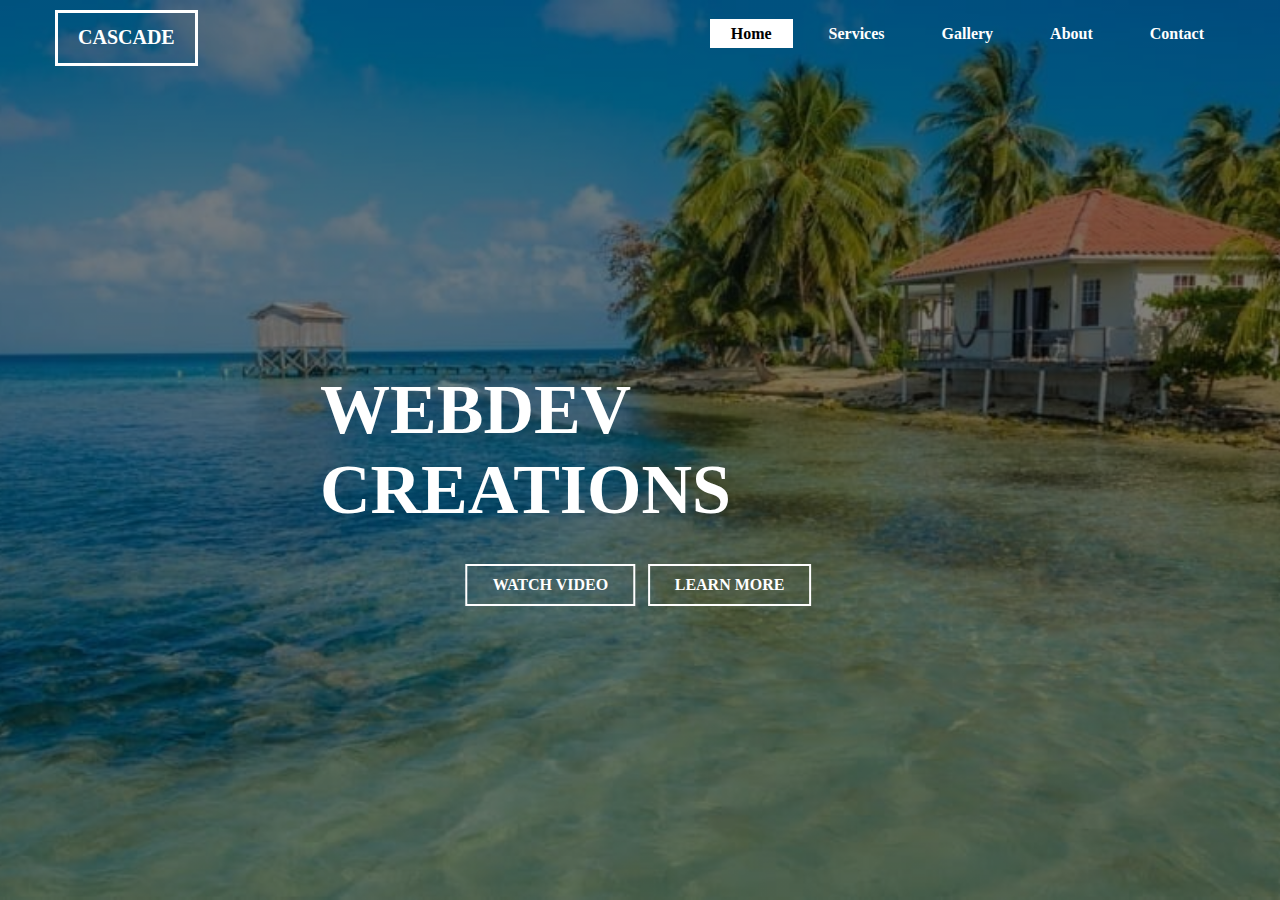
<file: First-Template/index.html>
<!DOCTYPE html>
<html lang="en">
	<head>
		<meta charset="utf-8">
		<link rel="stylesheet" href="css/style.css">
		<link rel="stylesheet" href="css/normalize.css">
		<title>webdev creations</title>
	</head>
	<body>
		<header>
			<div class="containter">
				<div class="logo">
					<h1>cascade</h1>
				</div>
				<div class="mnue">
					<ul>
						<li><a href="#" class="active">Home</a></li>
						<li><a href="#">Services</a></li>
						<li><a href="#">Gallery</a></li>
						<li><a href="#">About</a></li>
						<li><a href="#">Contact</a></li>
					</ul> 
				</div>
				<div class="title">
					<h2>webdev creations</h2>
				</div>
				<div class="watch">
					<button>watch video</button>
				</div>
				<div class="learn">
					<button>learn more</button>
				</div>
			</div>	
		</header>
	</body>
</html>
</file>
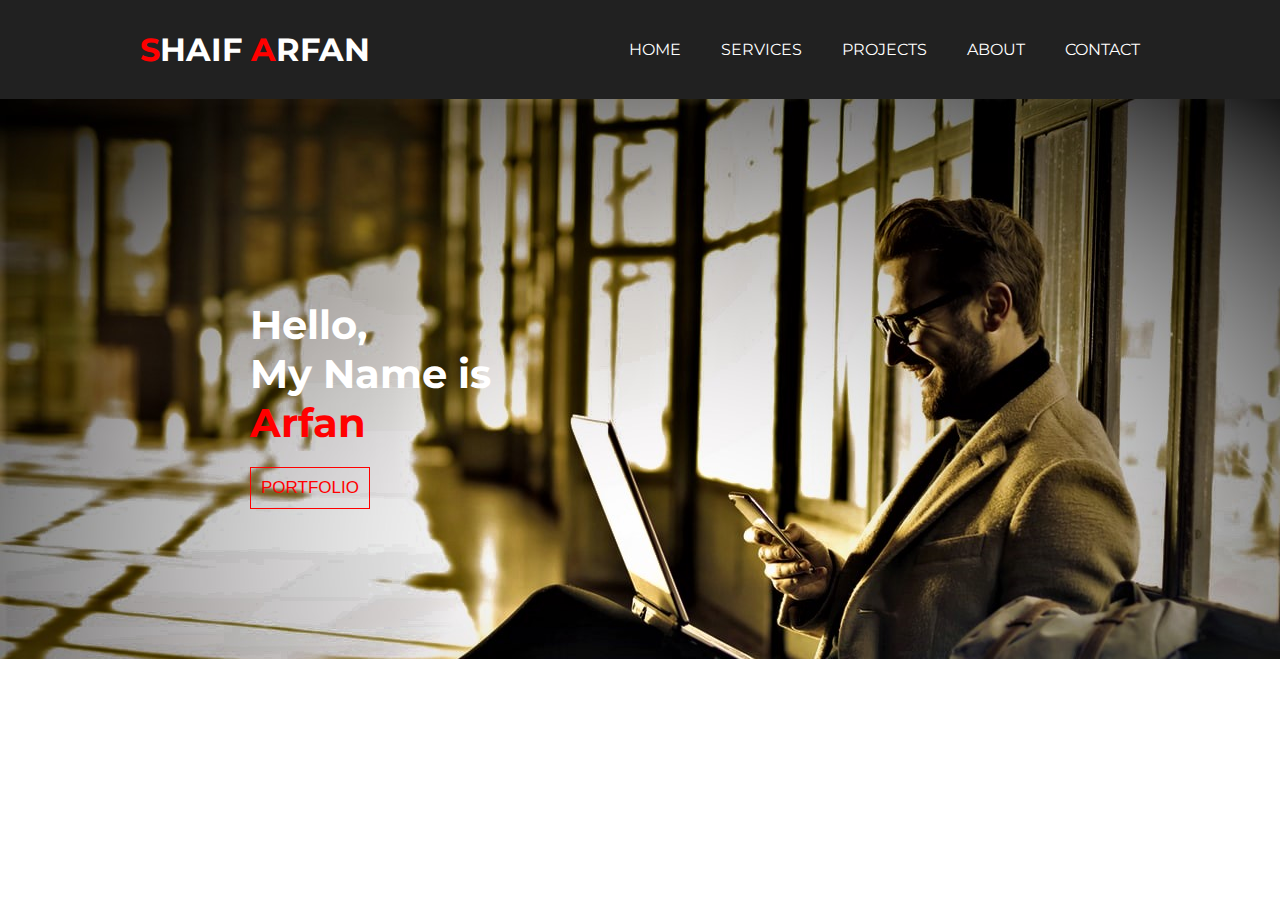
<file: project_1/index.html>
<!DOCTYPE html>
<html lang="en">
	<head>
		<meta charset="utf-8">
		<meta http-equiv="X-UA-Compatible" content="IE=edge">
		<meta name="viewport" content="width=device-width, initial-scale=1.0">
		<link rel="stylesheet"  href="css\style.css">
		<!-- Google Font -->
	    <!-- End Google Font -->
		<title>Project one</title>
	</head>
	<body>
		
		<!-- Start Header -->
		<header>
			<div class="container">
				<div class="logo">
					<h1><span>s</span>haif <span>a</span>rfan</h1>
				</div>
				<nav>
					<ul>
						<li>home</li>
						<li>services</li>
						<li>projects</li>
						<li>about</li>
						<li>contact</li>
					</ul>
				</nav>
			</div>
		</header>
		<!-- End Header -->

		<!-- Start Content -->
		<section>
			<div class="container">
				<div class="hero">
					<h2>Hello,</br>
					My Name is<br> 
					<span>Arfan</span></h2>
					<button>portfolio</button>
				</div>
			</div>
		</section>
		<!-- End Content -->
	</body>
</html>
</file>
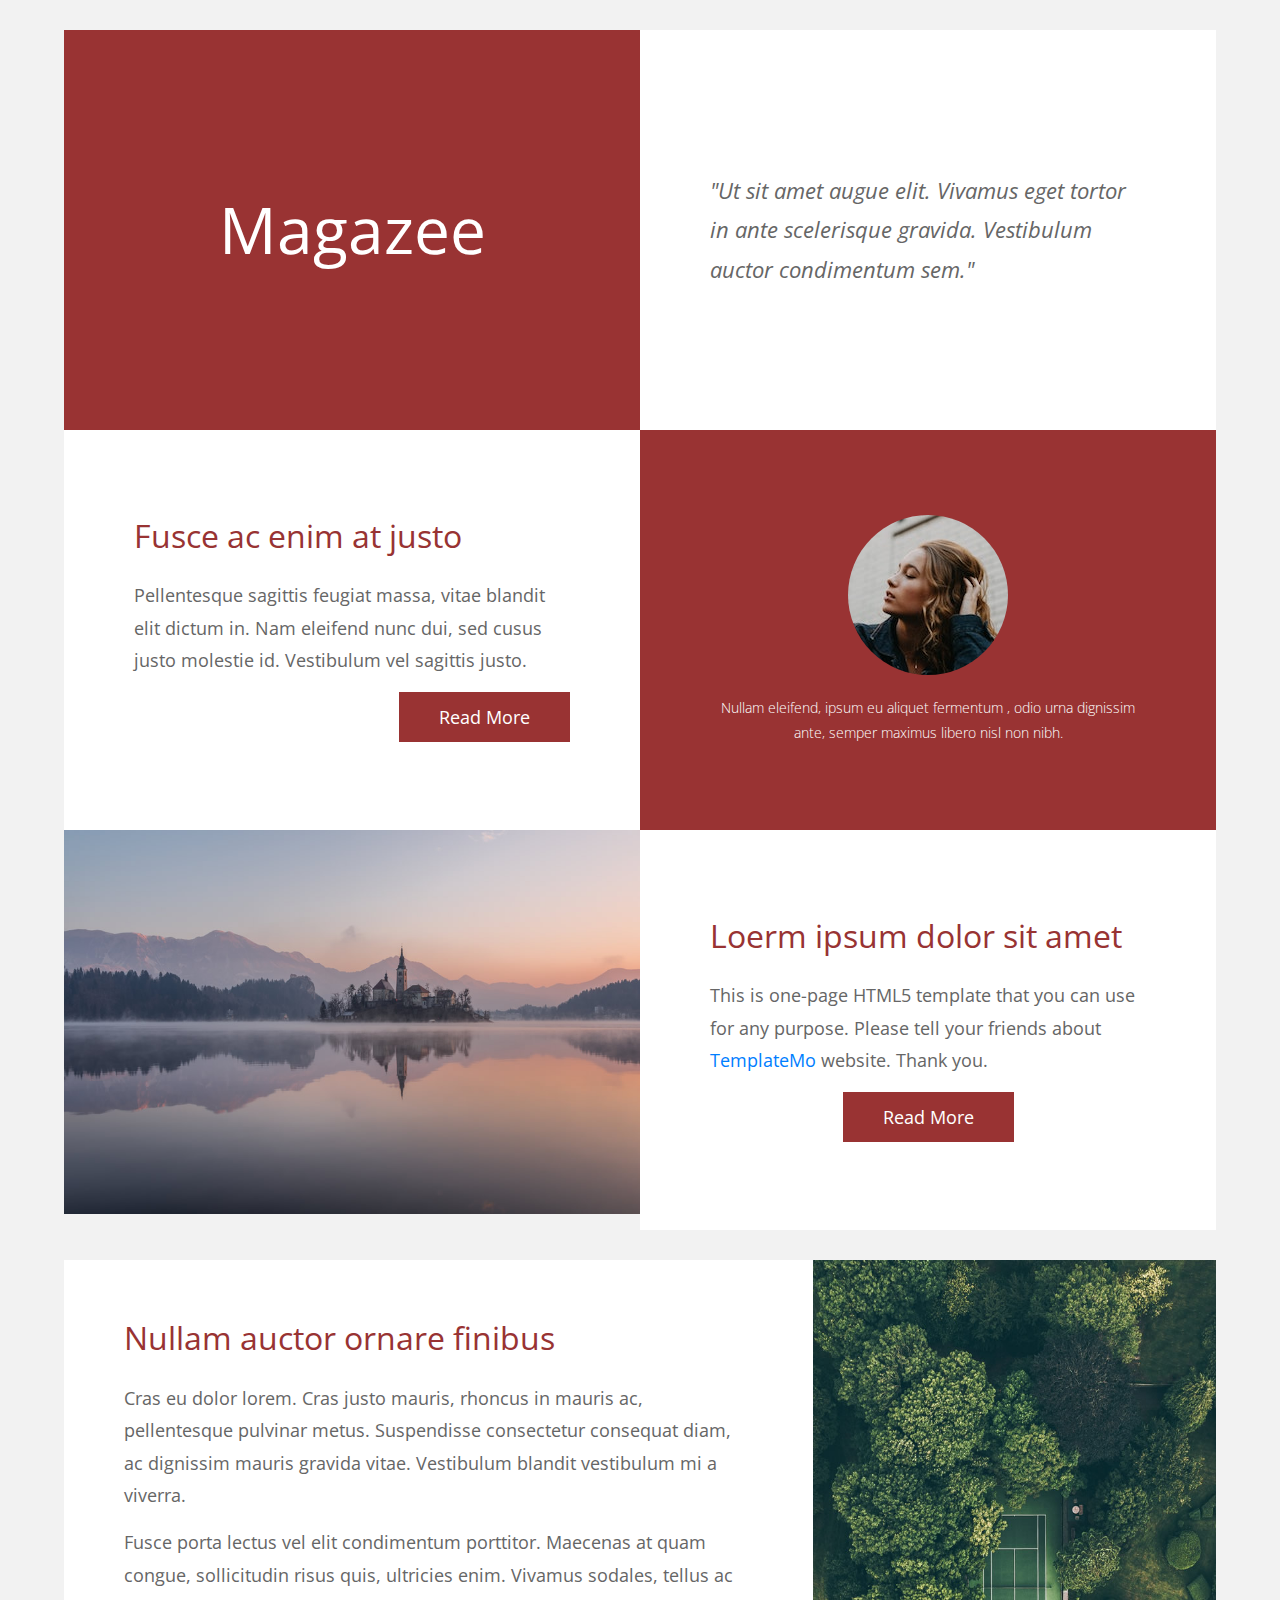
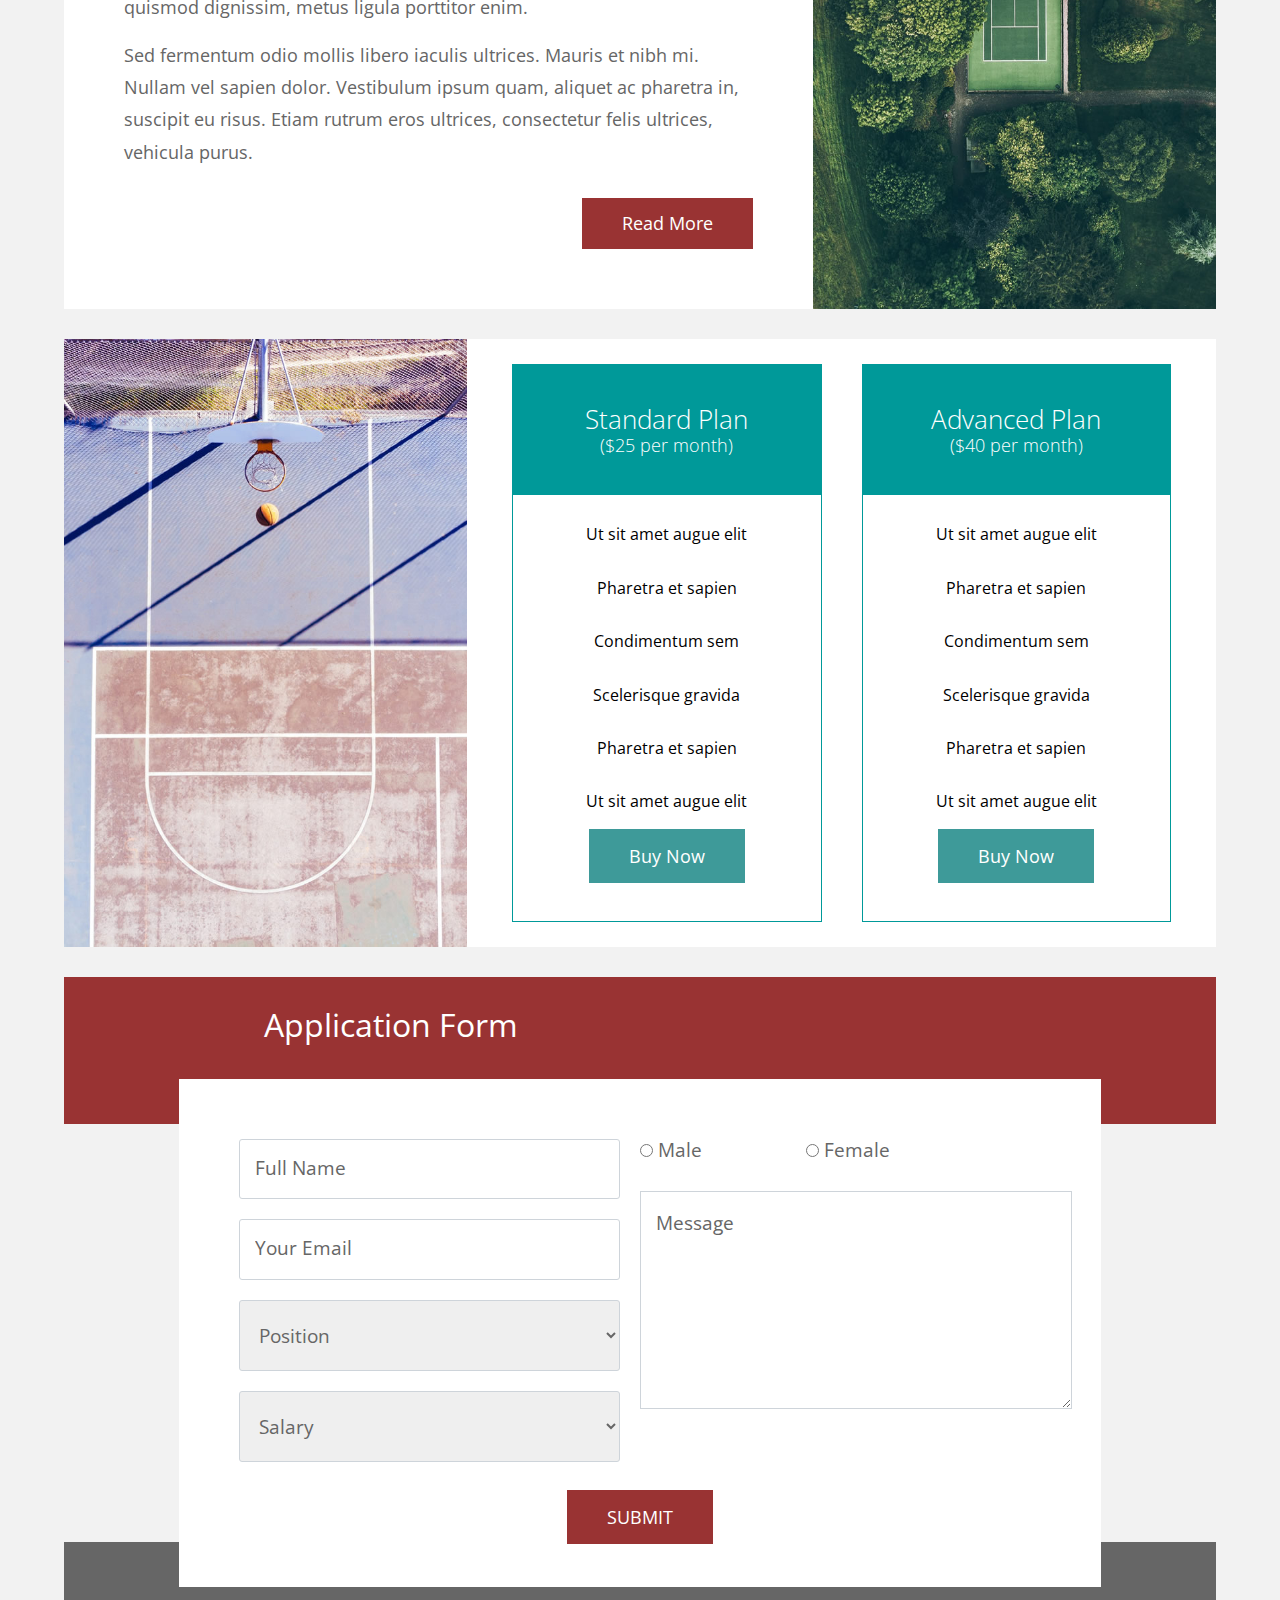
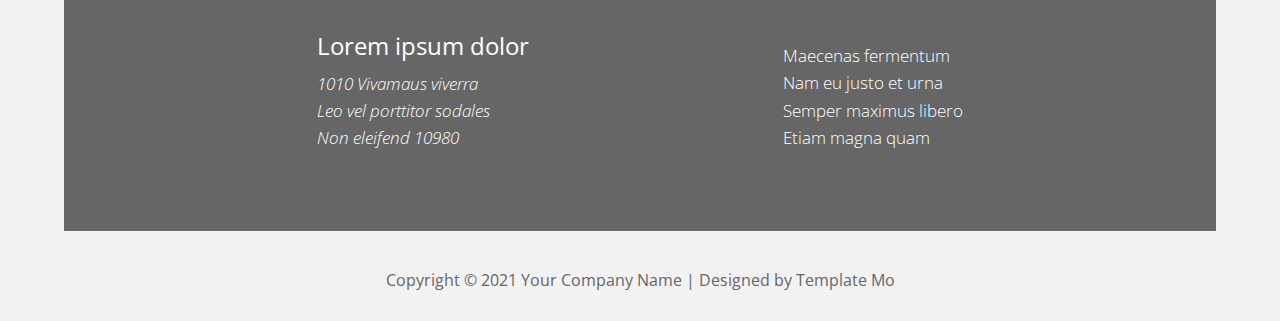
<file: project_10/index.html>
<!DOCTYPE html>
<html lang="en">
<head>
    <meta charset="UTF-8">
    <meta http-equiv="X-UA-Compatible" content="IE=edge">
    <meta name="viewport" content="width=device-width, initial-scale=1.0">
    <link rel="stylesheet" href="css/style.css">
    <link rel="stylesheet" href="css/normalize.css">
    <title>project 10 - Magazee</title>
</head>
<body>
    <div class="container">
        <!-- Header Section -->
        <header>
            <!-- Section 1 -->
            <section class="section-one">
                <div class="left">
                    <h1>Magazee</h1>
                </div>
                <div class="right">
                    <p>"Ut sit amet augue elit. Vivamus eget tortor in ante scelerisque gravida. Vestibulum auctor condimentum sem."</p>
                </div>
            </section>
            <!-- Section 2 -->
            <section class="section-two">
                <div class="left">
                    <h2>Fusce ac enim at justo</h2>
                    <p>Pellentesque sagittis feugiat massa, vitae blandit elit dictum in. Nam eleifend nunc dui, sed cusus justo molestie id. Vestibulum vel sagittis justo.</p>
                    <a href="#">read more</a>
                </div>
                <div class="right">
                    <img src="images/image-04.jpg" alt="image-1">
                    <p>Nullam eleifend, ipsum eu aliquet fermentum , odio urna dignissim ante, semper maximus libero nisl non nibh.</p>
                </div>
            </section>
            <!-- Section 3 -->
            <section class="section-three">
                <div class="left">
                    <img src="images/image-01.jpg" alt="image-2">
                </div>
                <div class="right">
                    <h2>Loerm ipsum dolor sit amet</h2>
                    <p>This is one-page HTML5 template that you can use for any purpose. Please tell your friends about <a href="#">TemplateMo</a> website. Thank you.</p>
                    <a href="#" class="button">read more</a>
                </div>
            </section>
        </header>
        <div class="content">
            <section class="section-one">
                <div class="left">
                    <h2>Nullam auctor ornare finibus</h2>
                    <p>Cras eu dolor lorem. Cras justo mauris, rhoncus in mauris ac, pellentesque pulvinar metus. Suspendisse consectetur consequat diam, ac dignissim mauris gravida vitae. Vestibulum blandit vestibulum mi a viverra.</p>
                    <p>Fusce porta lectus vel elit condimentum porttitor. Maecenas at quam congue, sollicitudin risus quis, ultricies enim. Vivamus sodales, tellus ac quismod dignissim, metus ligula porttitor enim.</p>
                    <p>Sed fermentum odio mollis libero iaculis ultrices. Mauris et nibh mi. Nullam vel sapien dolor. Vestibulum ipsum quam, aliquet ac pharetra in, suscipit eu risus. Etiam rutrum eros ultrices, consectetur felis ultrices, vehicula purus.</p>
                    <a href="#">Read More</a>
                </div>
                <div class="right">
                    <img src="images/image-02.jpg" alt="image">
                </div>
            </section>
            <seciton class="section-two">
                <div class="left">
                    <img src="images/image-03.jpg" alt="image">
                </div>
                <div class="right">
                    <div class="left-box">
                        <div class="header">
                            <p>Standard Plan</p>
                            <p>($25 per month)</p>
                        </div>
                        <div class="content">
                            <ul>
                                <li>Ut sit amet augue elit</li>
                                <li>Pharetra et sapien</li>
                                <li>Condimentum sem</li>
                                <li>Scelerisque gravida</li>
                                <li>Pharetra et sapien</li>
                                <li>Ut sit amet augue elit</li>
                            </ul>
                            <a href="#">buy now</a>
                        </div>
                    </div>
                    <div class="right-box">
                        <div class="header">
                            <p>Advanced Plan</p>
                            <p>($40 per month)</p>
                        </div>
                        <div class="content">
                            <ul>
                                <li>Ut sit amet augue elit</li>
                                <li>Pharetra et sapien</li>
                                <li>Condimentum sem</li>
                                <li>Scelerisque gravida</li>
                                <li>Pharetra et sapien</li>
                                <li>Ut sit amet augue elit</li>
                            </ul>
                            <a href="#">buy now</a>
                        </div>
                    </div>
                </div>
            </seciton>
            <section class="section-three">
                <div class="title">
                    <h2>application form</h2>
                </div>
                <div class="form">
                    <form action="#" method="POST">
                        <div class="left-side">
                            <input type="text" placeholder="full name">
                            <input type="email" placeholder="your email">
                            <select name="">
                                <option value="position">position</option>
                                <option value="position">position</option>
                                <option value="position">position</option>
                                <option value="position">position</option>
                            </select>
                            <select name="">
                                <option value="salary">salary</option>
                                <option value="salary">salary</option>
                                <option value="salary">salary</option>
                                <option value="salary">salary</option>
                            </select>
                        </div>
                        <div class="right-side">
                            <label for="#male">
                                <input type="radio" name="gender" id="male">
                                Male
                            </label>
                            <label for="#female">
                                <input type="radio" name="gender" id="female">
                                Female
                            </label>
                            <textarea cols="35" rows="8" placeholder="message"></textarea>
                        </div>
                    </form>
                    <div class="button">
                        <a href="#">submit</a>
                    </div>
                </div>
                <div class="footer-box">
                    <div class="left">
                        <h4>Lorem ipsum dolor</h4>
                        <address>
                            1010 Vivamaus viverra <br/>
                            Leo vel porttitor sodales <br/>
                            Non eleifend 10980
                        </address>
                    </div>
                    <div class="right">
                        <p>
                            Maecenas fermentum <br/>
                            Nam eu justo et urna <br/>
                            Semper maximus libero <br/>
                            Etiam magna quam
                        </p>
                    </div>
                </div>
            </section>
        </div>
        <footer>
            <p>Copyright &copy; 2021 Your Company Name | Designed by <a href="#">Template Mo</a></p>
        </footer>
    </div>
</body>
</html>
</file>
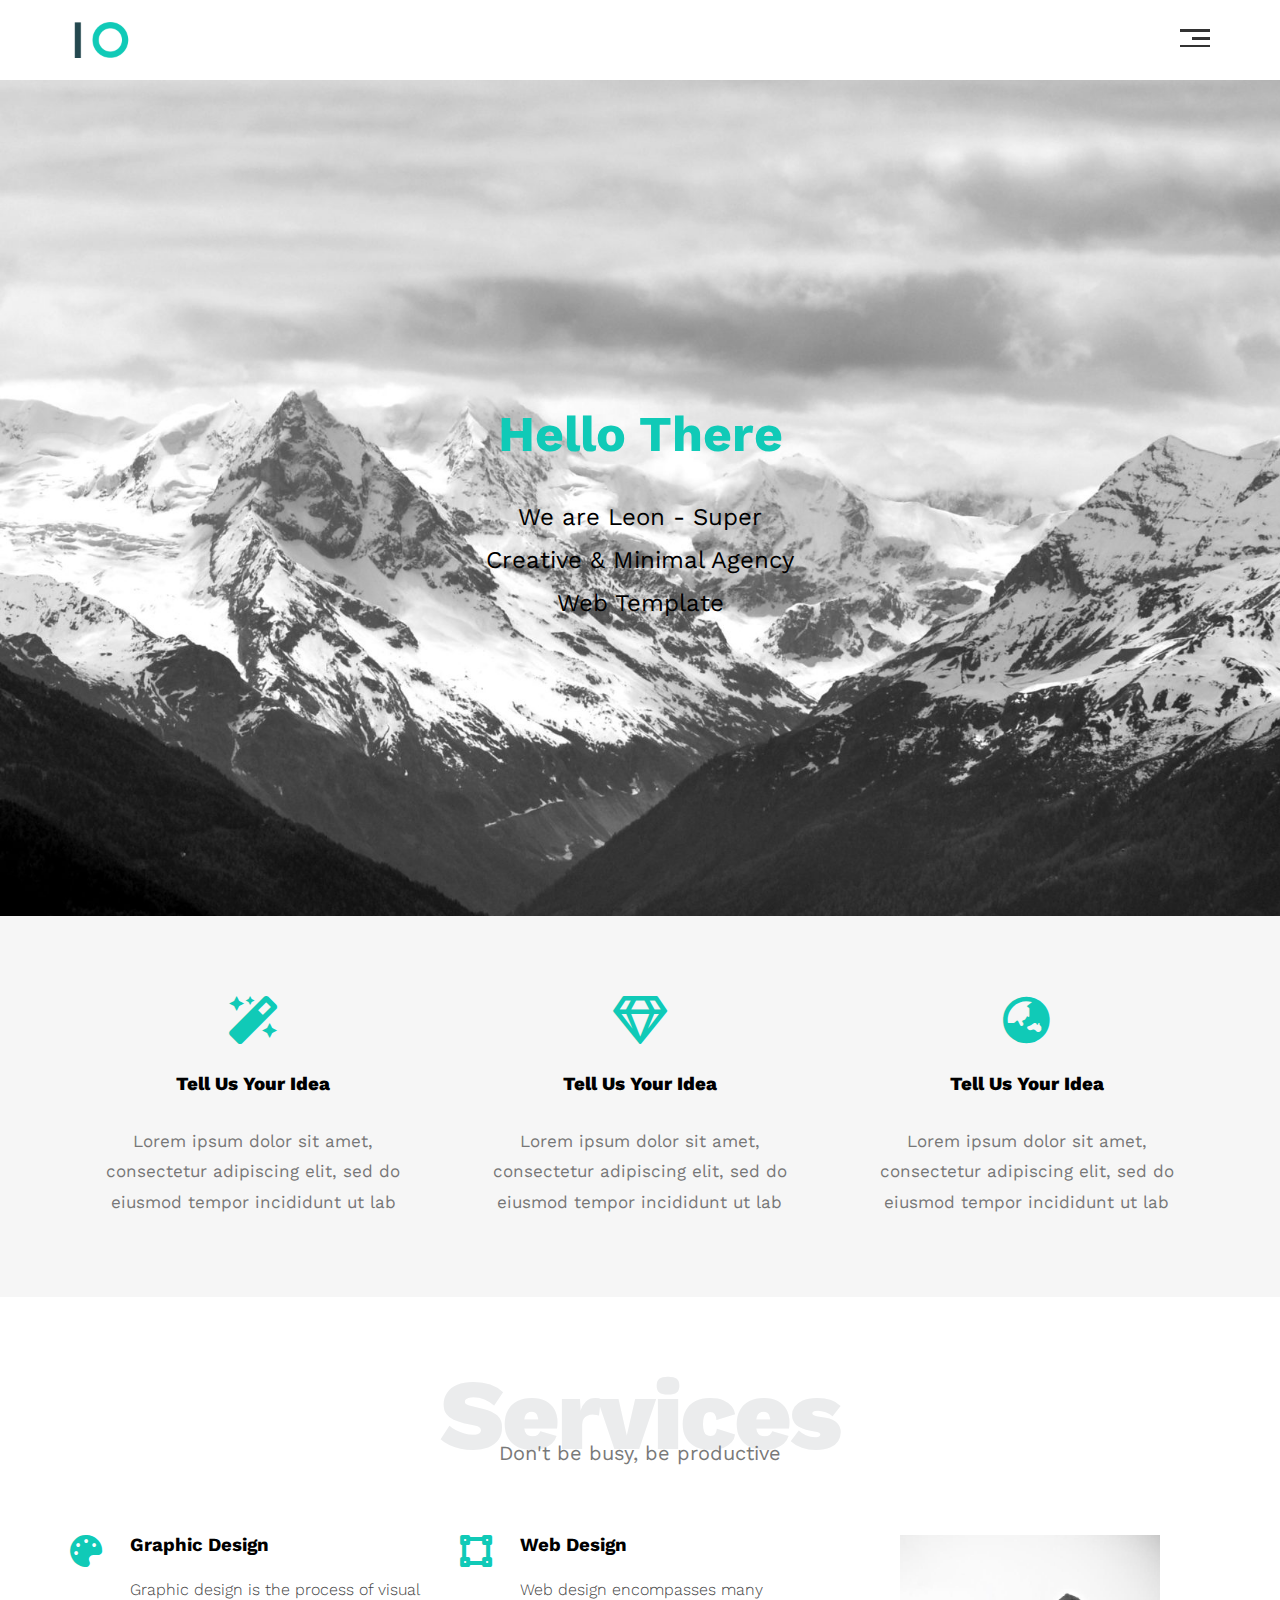
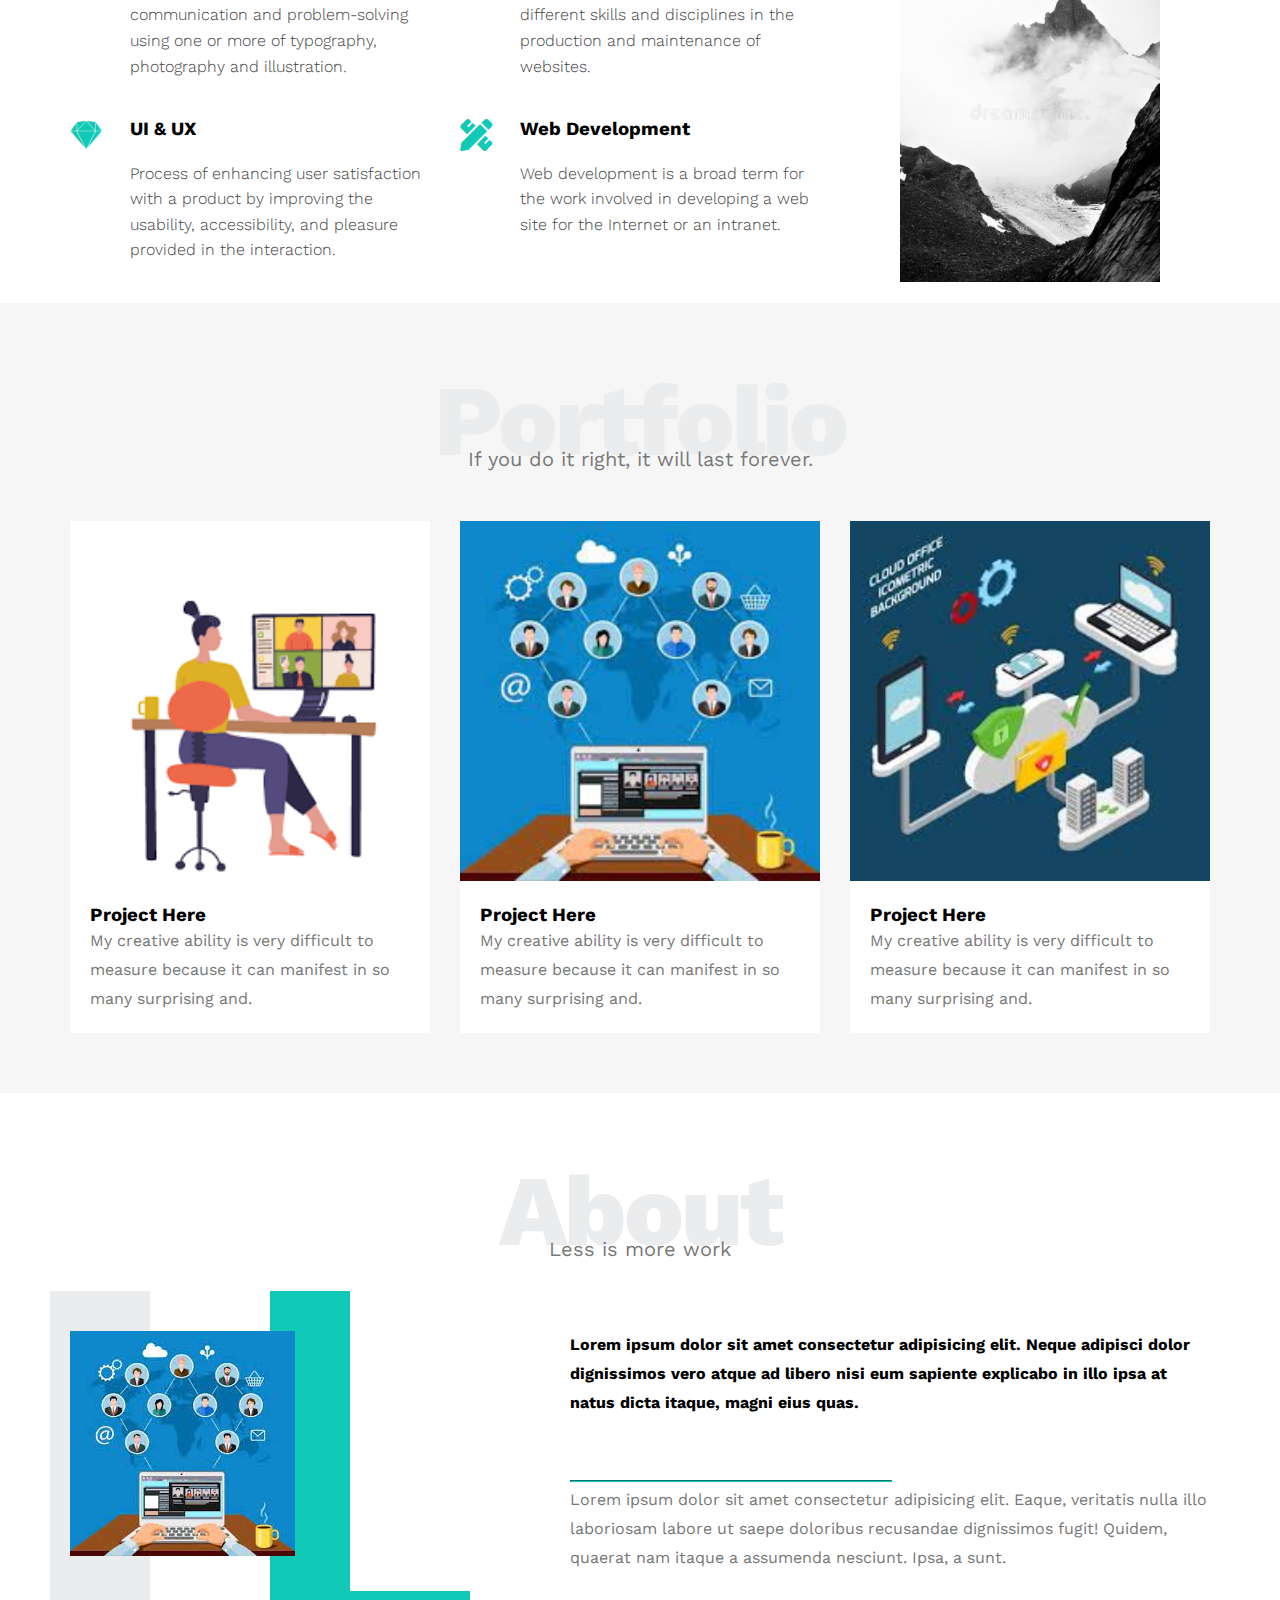
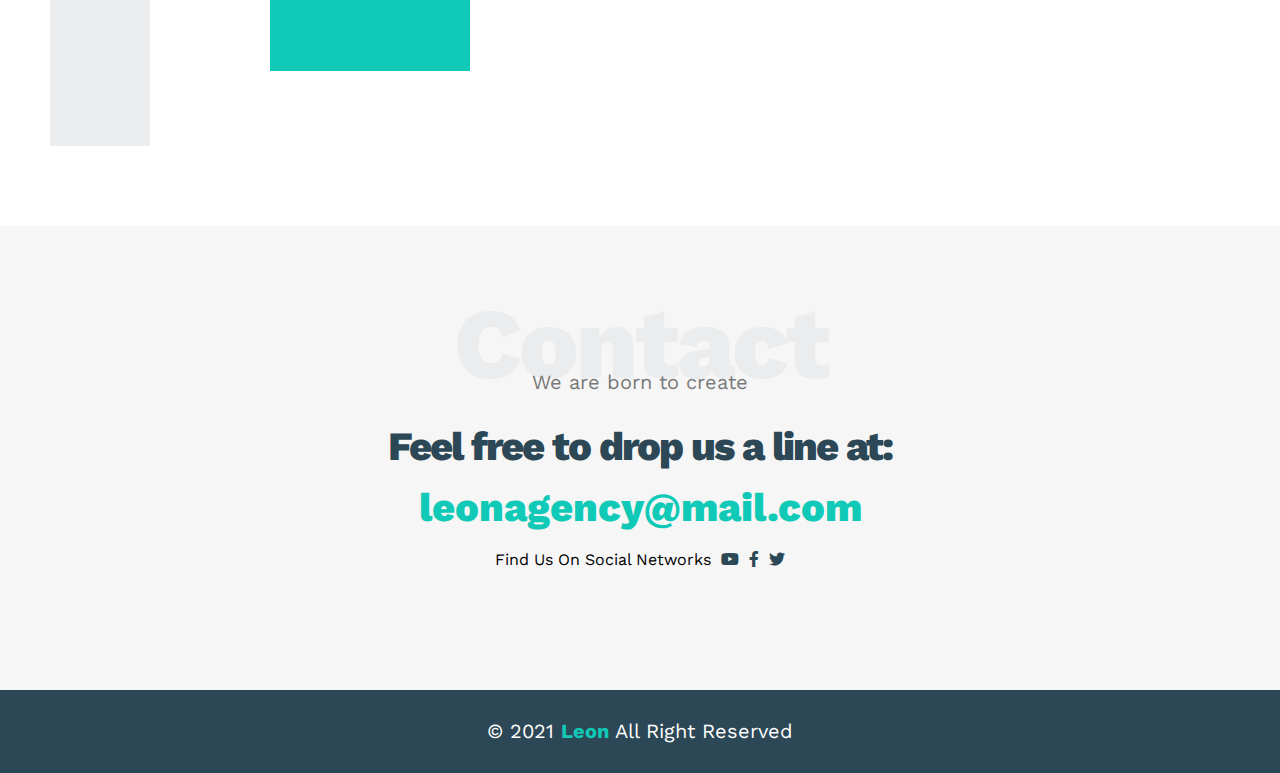
<file: project_12/index.html>
<!DOCTYPE html>
<html lang="en">
<head>
    <meta charset="UTF-8">
    <meta http-equiv="X-UA-Compatible" content="IE=edge">
    <meta name="viewport" content="width=device-width, initial-scale=1.0">
    <!-- Main Css Style -->
    <link rel="stylesheet" href="css/style.css">
    <!-- Normalize Css -->
    <link rel="stylesheet" href="css/normalize.css">
    <!-- Google Fonts -->
    <link rel="preconnect" href="https://fonts.googleapis.com">
    <link rel="preconnect" href="https://fonts.gstatic.com" crossorigin>
    <link href="https://fonts.googleapis.com/css2?family=Work+Sans:wght@200;300;400;500;800&display=swap" rel="stylesheet">
    <!-- Font Awesome -->
    <link rel="stylesheet" href="css/all.min.css">

    <title>Leon</title>
</head>
<body>
    <!-- START HEADERS -->
    <header>
        <div class="container">
            <img src="images/logo.png" alt="logo">
            <div class="links">
                <span class="icon">
                    <span></span>
                    <span></span>
                    <span></span>
                </span>
                <ul>
                    <li><a href="#services">Services</a></li>
                    <li><a href="#portfolio">Portfolio</a></li>
                    <li><a href="#about">About</a></li>
                    <li><a href="#contact">Contact</a></li>
                </ul>
            </div>
        </div>
    </header>    
    <!-- END HEADERS -->
    <!-- Start Landing -->
    <div class="landing">
        <div class="intro-text">
            <h1>Hello There</h1>
            <p>We are Leon - Super Creative & Minimal Agency Web Template</p>
        </div>
    </div>
    <!-- End Landing -->
    <!-- Start feature -->
    <div class="feature">
        <div class="container">
            <div class="feat">
                <i class="fas fa-magic fa-3x"></i>
                <h3>Tell Us Your Idea</h3>
                <p>Lorem ipsum dolor sit amet, consectetur adipiscing elit, sed do eiusmod tempor incididunt ut lab</p>
            </div>
            <div class="feat">
                <i class="far fa-gem fa-3x"></i>
                <h3>Tell Us Your Idea</h3>
                <p>Lorem ipsum dolor sit amet, consectetur adipiscing elit, sed do eiusmod tempor incididunt ut lab</p>
            </div>
            <div class="feat">
                <i class="fas fa-globe-asia fa-3x"></i>
                <h3>Tell Us Your Idea</h3>
                <p>Lorem ipsum dolor sit amet, consectetur adipiscing elit, sed do eiusmod tempor incididunt ut lab</p>
            </div>
        </div>
    </div>
    <!-- Start feature -->
    <!-- Start services -->
    <div class="services" id="services">
        <div class="container">
            <h2 class="special-heading">Services</h2>
            <p>Don't be busy, be productive</p>
            <div class="services-content">
                <div class="col">
                  <!-- Start Service -->
                  <div class="srv">
                    <i class="fas fa-palette fa-2x"></i>
                    <div class="text">
                      <h3>Graphic Design</h3>
                      <p>
                        Graphic design is the process of visual communication and problem-solving using one or more of
                        typography, photography and illustration.
                      </p>
                    </div>
                  </div>
                  <div class="srv">
                    <i class="fab fa-sketch fa-2x"></i>
                    <div class="text">
                      <h3>UI & UX</h3>
                      <p>
                        Process of enhancing user satisfaction with a product by improving the usability, accessibility, and
                        pleasure provided in the interaction.
                      </p>
                    </div>
                  </div>
                  <!-- End Service -->
                </div>
                <div class="col">
                  <!-- Start Services -->
                  <div class="srv">
                    <i class="fas fa-vector-square fa-2x"></i>
                    <div class="text">
                      <h3>Web Design</h3>
                      <p>
                        Web design encompasses many different skills and disciplines in the production and maintenance of
                        websites.
                      </p>
                    </div>
                  </div>
                  <div class="srv">
                    <i class="fas fa-pencil-ruler fa-2x"></i>
                    <div class="text">
                      <h3>Web Development</h3>
                      <p>
                        Web development is a broad term for the work involved in developing a web site for the Internet or an
                        intranet.
                      </p>
                    </div>
                  </div>
                  <!-- End Services -->
                </div>
                <div class="col">
                  <div class="image image-column">
                    <img src="images/servers.jpg" alt="" />
                  </div>
            </div>
        </div>
    </div>
    <!-- End services -->
    <!-- Start Portfolio -->
    <div class="portfolio" id="portfolio">
      <div class="container">
          <h2 class="special-heading">Portfolio</h2>
          <p>If you do it right, it will last forever.</p>
          <div class="portfolio-content">
            <div class="card">
              <img src="images/1.png" alt="work">
              <div class="info">
                <h3>Project Here</h3>
                <p>
                  My creative ability is very difficult to measure because it can manifest in so many surprising and.
                </p>
              </div>
            </div>
            <div class="card">
              <img src="images/2.jpg" alt="work">
              <div class="info">
                <h3>Project Here</h3>
                <p>
                  My creative ability is very difficult to measure because it can manifest in so many surprising and.
                </p>
              </div>
            </div>
            <div class="card">
              <img src="images/3.jpg" alt="work">
              <div class="info">
                <h3>Project Here</h3>
                <p>
                  My creative ability is very difficult to measure because it can manifest in so many surprising and.
                </p>
              </div>
            </div>
          </div>
      </div>
    </div>
    <!-- End Portfolio -->
    <!-- Start About -->
    <div class="about" id="about">
      <div class="container">
          <h2 class="special-heading">About</h2>
          <p>Less is more work</p>
          <div class="about-content">
            <div class="image">
              <img src="images/2.jpg" alt="image">
            </div>
            <div class="text">
              <p>Lorem ipsum dolor sit amet consectetur adipisicing elit. Neque adipisci dolor dignissimos vero atque 
                ad libero nisi eum sapiente explicabo in illo ipsa at natus dicta itaque, magni eius quas.
              </p>
              <hr>
              <p>Lorem ipsum dolor sit amet consectetur adipisicing elit. Eaque, veritatis nulla illo laboriosam 
                labore ut saepe doloribus recusandae dignissimos fugit! Quidem, quaerat nam itaque a assumenda nesciunt. 
                Ipsa, a sunt.
              </p>
            </div>
          </div>
      </div>
    </div>
    <!-- End About -->
    <!-- Start Contact -->
    <div class="contact" id="contact">
      <div class="container">
          <h2 class="special-heading">Contact</h2>
          <p>We are born to create</p>
          <div class="contact-content">
            <div class="info">
              <p class="label">Feel free to drop us a line at:</p>
              <a href="mailto:leonagency@mail.com?subject=Contact" class="link">leonagency@mail.com</a>
              <div class="social">
                Find Us On Social Networks
                <i class="fab fa-youtube"></i>
                <i class="fab fa-facebook-f"></i>
                <i class="fab fa-twitter"></i>
              </div>
            </div>
          </div>
      </div>
    </div>
    <!-- End Contact -->
    <!-- Start Footer -->
    <div class="footer">&copy; 2021 <span>Leon</span> All Right Reserved</div>
    <!-- End Footer -->
</body>
</html>
</file>
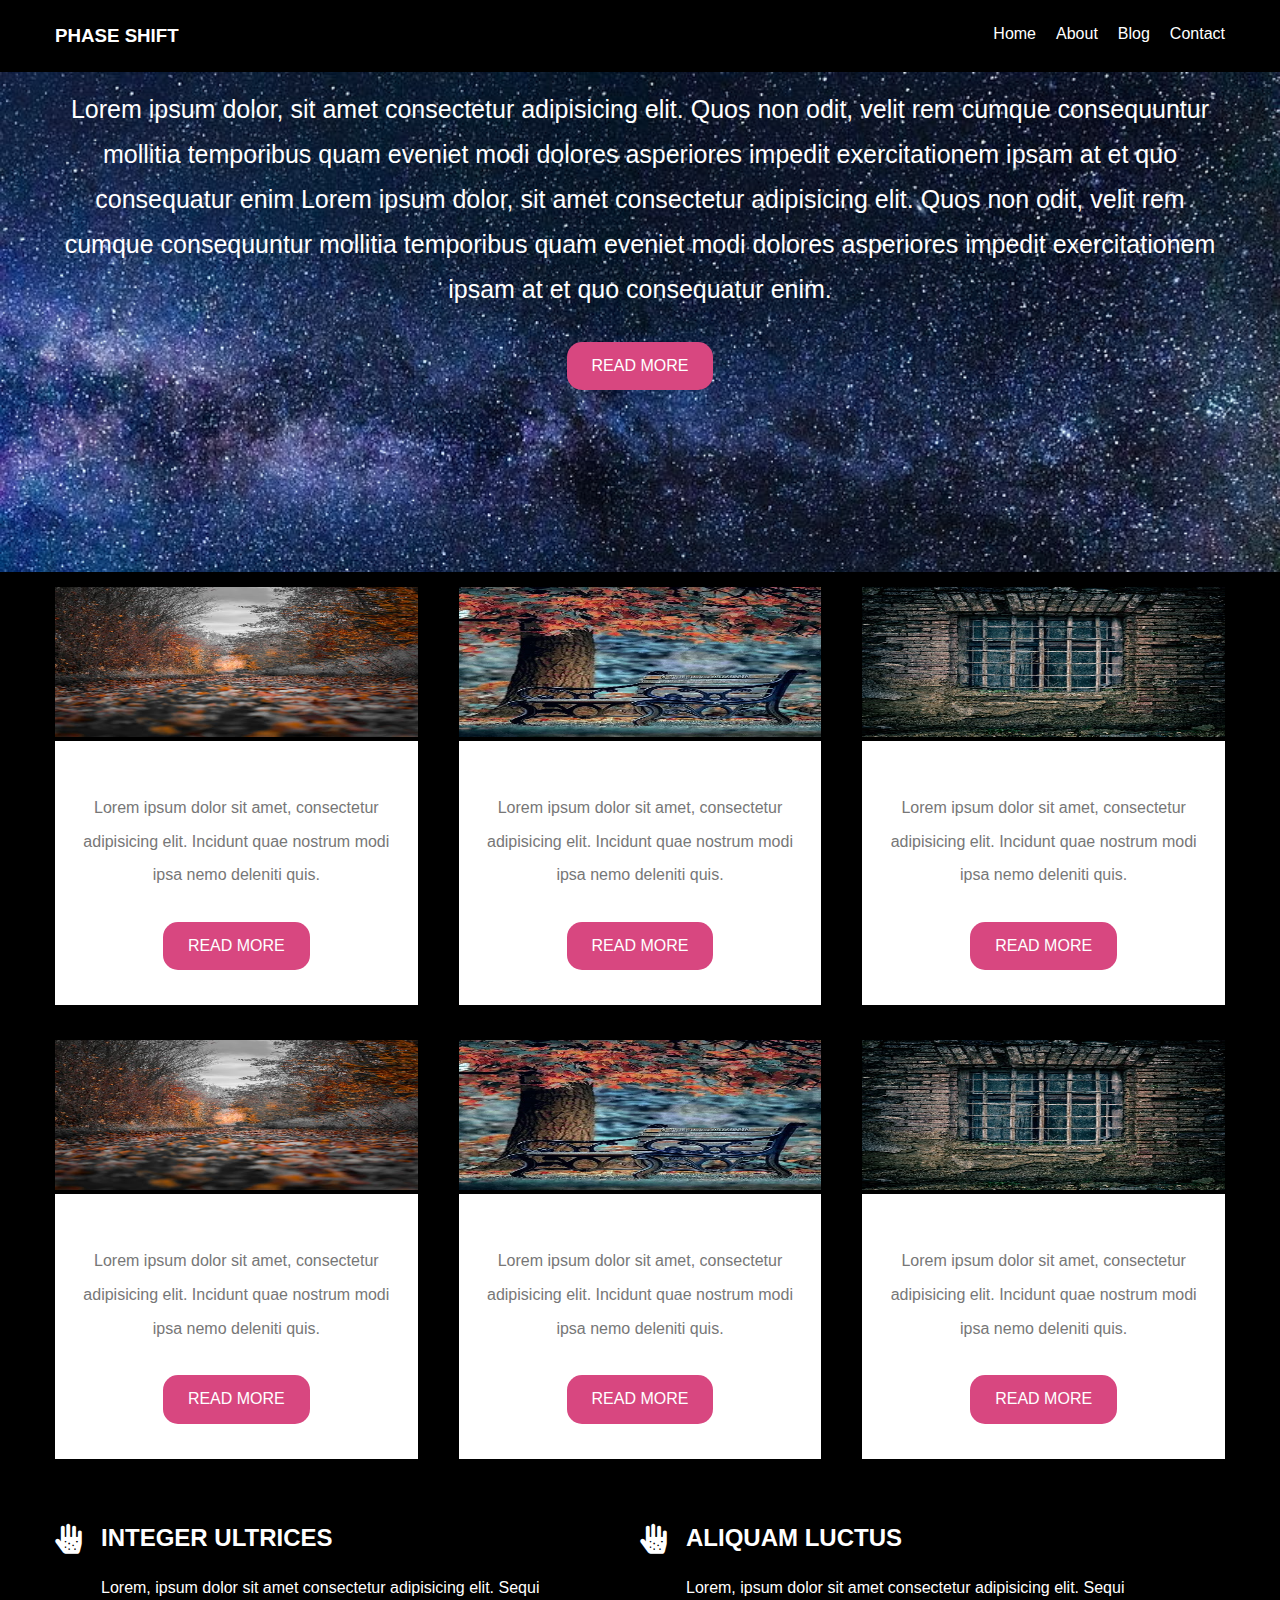
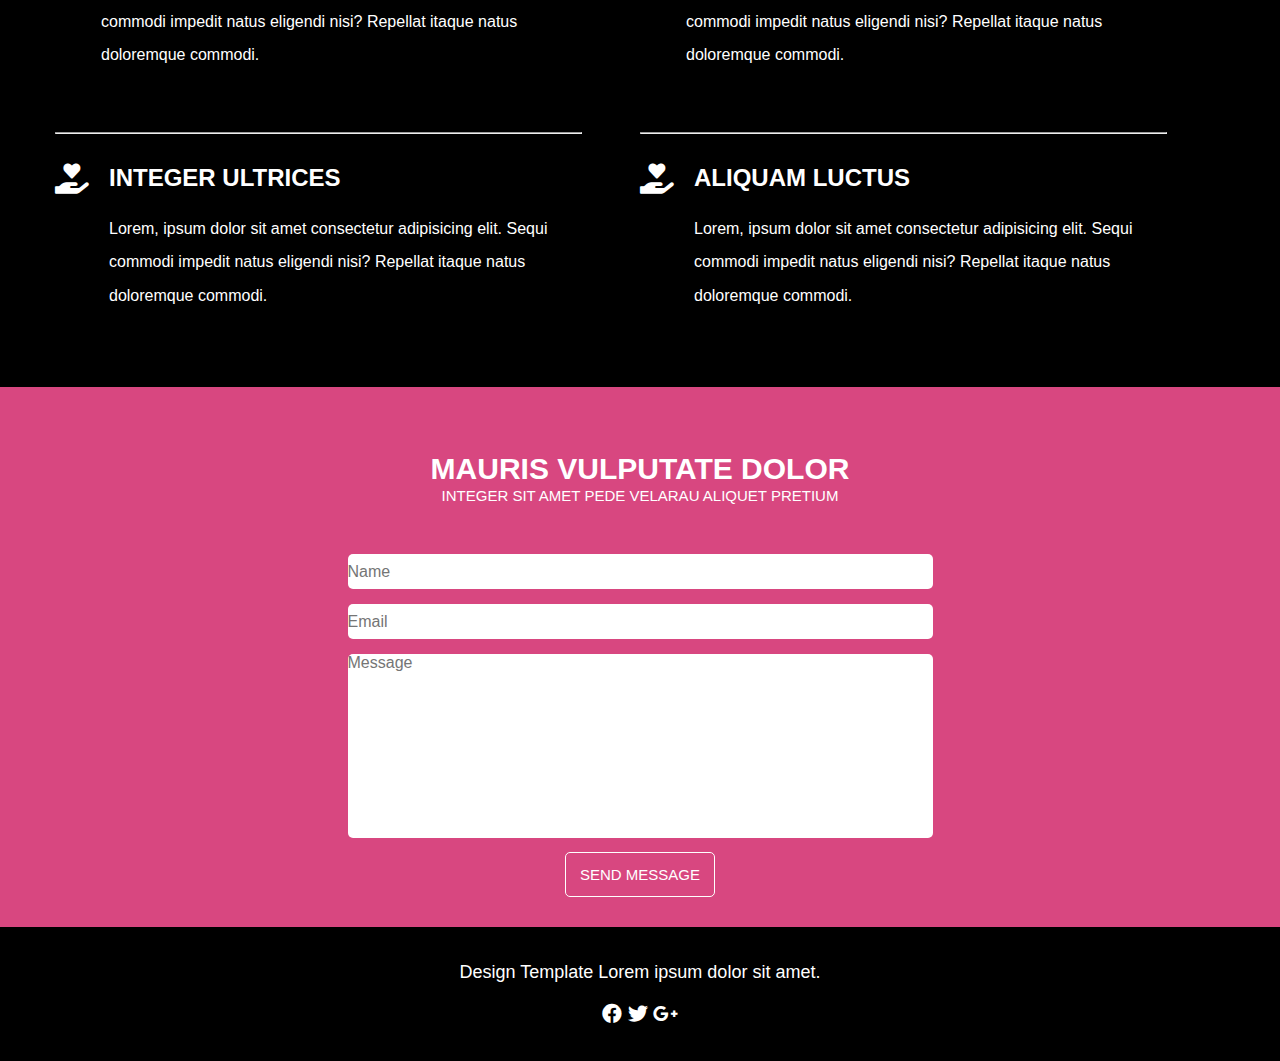
<file: project_14/index.html>
<!DOCTYPE html>
<html lang="en">
<head>
    <meta charset="UTF-8">
    <meta http-equiv="X-UA-Compatible" content="IE=edge">
    <meta name="viewport" content="width=device-width, initial-scale=1.0">
    <!-- Main Style -->
    <link rel="stylesheet" href="css/style.css">
    <!-- Font -->
    <link rel="stylesheet" href="css/all.min.css">
    <!-- Normalize Style -->
    <link rel="stylesheet" href="css/normalize.css">
    <title>Template 14</title>
</head>
<body>
    <div class="header">
        <div class="container">
            <div class="logo">
                <h3>Phase shift</h3>
            </div>
            <div class="nav">
                <ul>
                    <li><a href="#">Home</a></li>
                    <li><a href="#">About</a></li>
                    <li><a href="#">Blog</a></li>
                    <li><a href="#">Contact</a></li>
                </ul>
            </div>
        </div>
    </div>
    <!-- Start About -->
    <div class="about">
        <div class="container">
            <div class="info">
                <p>
                    Lorem ipsum dolor, sit amet consectetur adipisicing elit. Quos non odit, 
                    velit rem cumque consequuntur mollitia temporibus quam eveniet 
                    modi dolores asperiores impedit exercitationem ipsam at et quo consequatur
                    enim Lorem ipsum dolor, sit amet consectetur adipisicing elit. Quos non odit, 
                    velit rem cumque consequuntur mollitia temporibus quam eveniet 
                    modi dolores asperiores impedit exercitationem ipsam at et quo consequatur
                    enim.
                </p>
                <button>Read More</button>
            </div>
        </div>
    </div>
    <!-- End About -->
    <!-- Start Blog -->
    <div class="blog">
        <div class="container">
            <div class="box">
                <img src="images/1.jpeg" alt="image">
                <div class="text">
                    <p>
                        Lorem ipsum dolor sit amet, consectetur adipisicing elit. 
                        Incidunt quae nostrum modi ipsa nemo deleniti quis.
                    </p>
                    <button>Read More</button>
                </div>
            </div>
            <div class="box">
                <img src="images/2.jpg" alt="image">
                <div class="text">
                    <p>
                        Lorem ipsum dolor sit amet, consectetur adipisicing elit. 
                        Incidunt quae nostrum modi ipsa nemo deleniti quis.
                    </p>
                    <button>Read More</button>
                </div>
            </div>
            <div class="box">
                <img src="images/3.jpeg" alt="image">
                <div class="text">
                    <p>
                        Lorem ipsum dolor sit amet, consectetur adipisicing elit. 
                        Incidunt quae nostrum modi ipsa nemo deleniti quis.
                    </p>
                    <button>Read More</button>
                </div>
            </div>
            <div class="box">
                <img src="images/1.jpeg" alt="image">
                <div class="text">
                    <p>
                        Lorem ipsum dolor sit amet, consectetur adipisicing elit. 
                        Incidunt quae nostrum modi ipsa nemo deleniti quis.
                    </p>
                    <button>Read More</button>
                </div>
            </div>
            <div class="box">
                <img src="images/2.jpg" alt="image">
                <div class="text">
                    <p>
                        Lorem ipsum dolor sit amet, consectetur adipisicing elit. 
                        Incidunt quae nostrum modi ipsa nemo deleniti quis.
                    </p>
                    <button>Read More</button>
                </div>
            </div>
            <div class="box">
                <img src="images/3.jpeg" alt="image">
                <div class="text">
                    <p>
                        Lorem ipsum dolor sit amet, consectetur adipisicing elit. 
                        Incidunt quae nostrum modi ipsa nemo deleniti quis.
                    </p>
                    <button>Read More</button>
                </div>
            </div>
            <div class="col">
                <div class="info">
                    <i class="fas fa-allergies"></i>
                    <div class="text">
                        <h2>Integer Ultrices</h2>
                        <p>
                            Lorem, ipsum dolor sit amet consectetur adipisicing elit. 
                            Sequi commodi impedit natus eligendi nisi? Repellat 
                            itaque natus doloremque commodi.
                        </p>
                    </div>
                </div>
                <hr>
                <div class="info">
                    <i class="fas fa-hand-holding-heart"></i>
                    <div class="text">
                        <h2>Integer Ultrices</h2>
                        <p>
                            Lorem, ipsum dolor sit amet consectetur adipisicing elit. 
                            Sequi commodi impedit natus eligendi nisi? Repellat 
                            itaque natus doloremque commodi.
                        </p>
                    </div>
                </div>
            </div>
            <div class="col">
                <div class="info">
                    <i class="fas fa-allergies"></i>
                    <div class="text">
                        <h2>Aliquam luctus</h2>
                        <p>
                            Lorem, ipsum dolor sit amet consectetur adipisicing elit. 
                            Sequi commodi impedit natus eligendi nisi? Repellat 
                            itaque natus doloremque commodi.
                        </p>
                    </div>
                </div>
                <hr>
                <div class="info">
                    <i class="fas fa-hand-holding-heart"></i>
                    <div class="text">
                        <h2>Aliquam luctus</h2>
                        <p>
                            Lorem, ipsum dolor sit amet consectetur adipisicing elit. 
                            Sequi commodi impedit natus eligendi nisi? Repellat 
                            itaque natus doloremque commodi.
                        </p>
                    </div>
                </div>
            </div>
        </div>
    </div>
    <!-- End Blog -->

    <!-- Start Contact -->
    <div class="contact">
        <div class="container">
            <div class="text">
                <h3>mauris vulputate dolor</h3>
                <p>integer sit amet pede velarau aliquet pretium</p>
            </div>
            <form>
                <input type="text" placeholder="Name"><br>
                <input type="email" placeholder="Email"><br>
                <textarea cols="60" rows="10" placeholder="Message"></textarea><br>
                <input type="submit" value="Send Message">
            </form>
        </div>
    </div>
    <!-- End Contact -->
    <!-- Start Footer -->
    <div class="footer">
        <div class="container">
            <p>Design Template Lorem ipsum dolor sit amet.</p>
            <div class="social">
                <i class="fab fa-facebook"></i>
                <i class="fab fa-twitter"></i>
                <i class="fab fa-google-plus-g"></i>
            </div>
        </div>
    </div>
    <!-- End Footer -->
</body>
</html>
</file>
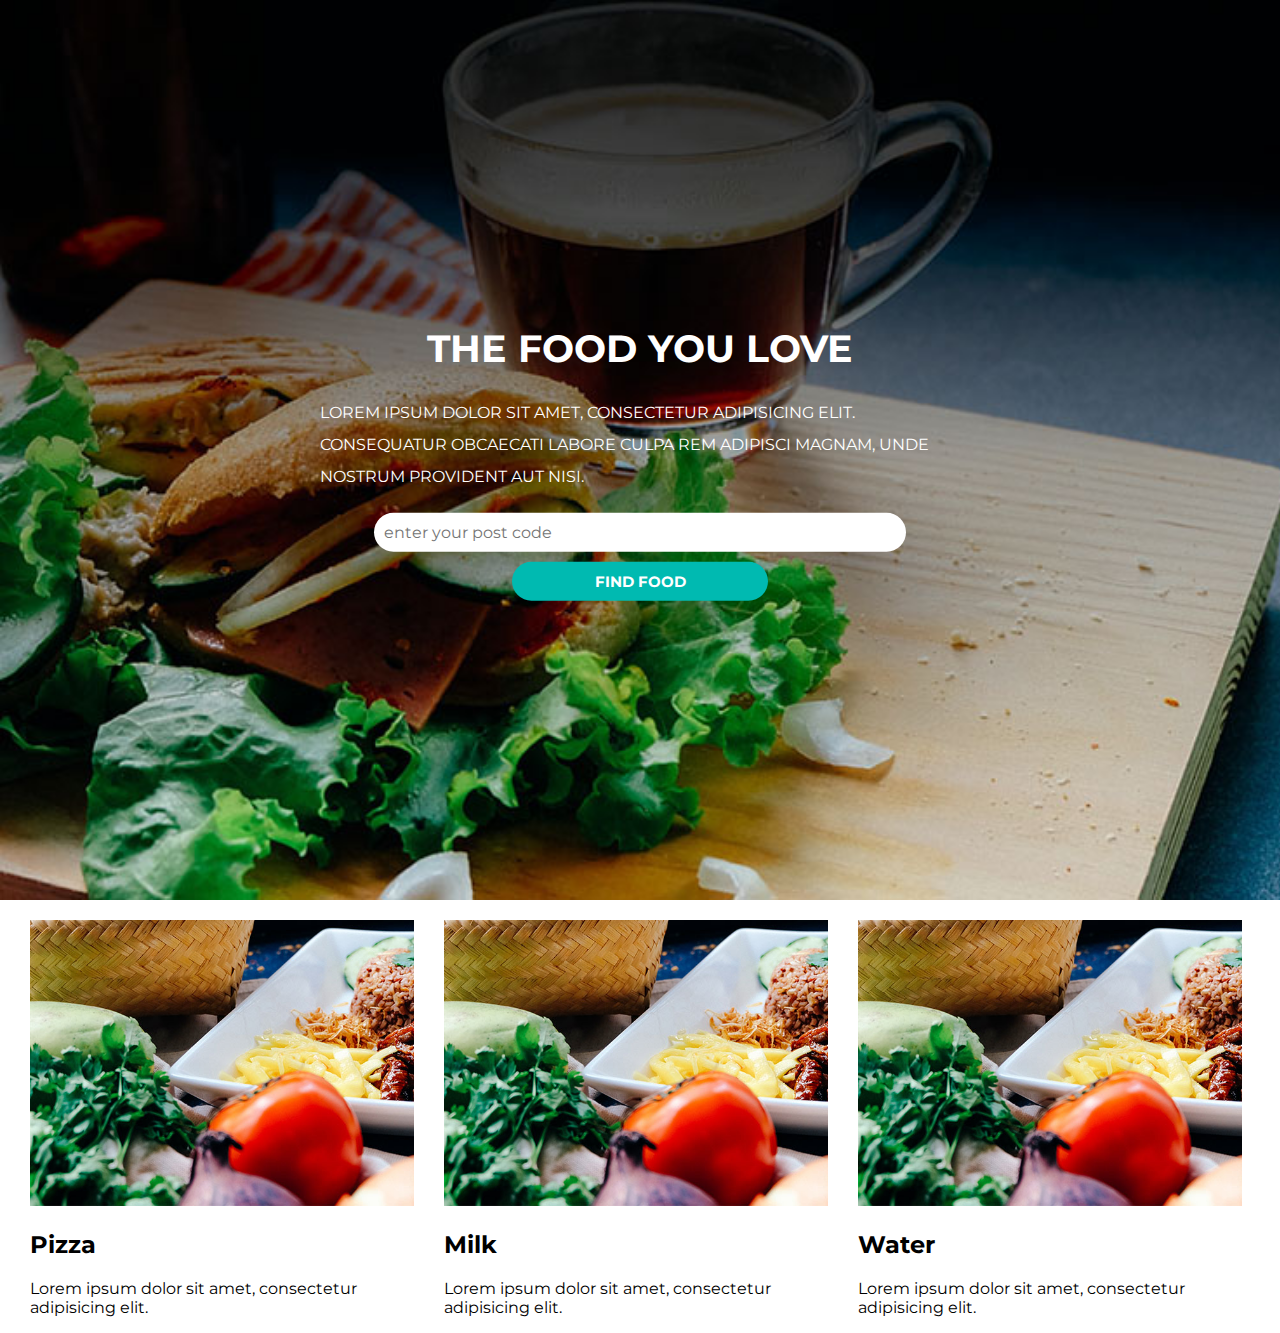
<file: project_2/index.html>
<!DOCTYPE html>
<html lang="en">
	<head>
		<meta charset="utf-8">
		<title>Progect 2</title>
			
		<link href="https://fonts.googleapis.com/css?family=Montserrat" rel="stylesheet">
		<link rel="stylesheet" href="css/normalize.css">
		<link rel="stylesheet" href="css/style.css">
	</head>
	<body>
		<section class="hero-image">
			<div class="hero-wrapper">
				<h1>the food you love</h1>
				<p>Lorem ipsum dolor sit amet, consectetur adipisicing elit. Consequatur obcaecati labore culpa rem adipisci magnam, unde nostrum provident aut nisi.</p>
				<form>
					<input type="text" placeholder="enter your post code">
					<input type="submit" value="find food">
				</form>
			</div>
		</section>
		<section class="product">
			<div class="product-list-item">
				<img src="images/2.jpg">
				<h2>Pizza</h2>
				<p>Lorem ipsum dolor sit amet, consectetur adipisicing elit.</p>
			</div>
			<div class="product-list-item">
				<img src="images/2.jpg">
				<h2>Milk</h2>
				<p>Lorem ipsum dolor sit amet, consectetur adipisicing elit.</p>
			</div>
			<div class="product-list-item">
				<img src="images/2.jpg">
				<h2>Water</h2>
				<p>Lorem ipsum dolor sit amet, consectetur adipisicing elit.</p>
			</div>
		</section>
	</body>
</html>
</file>
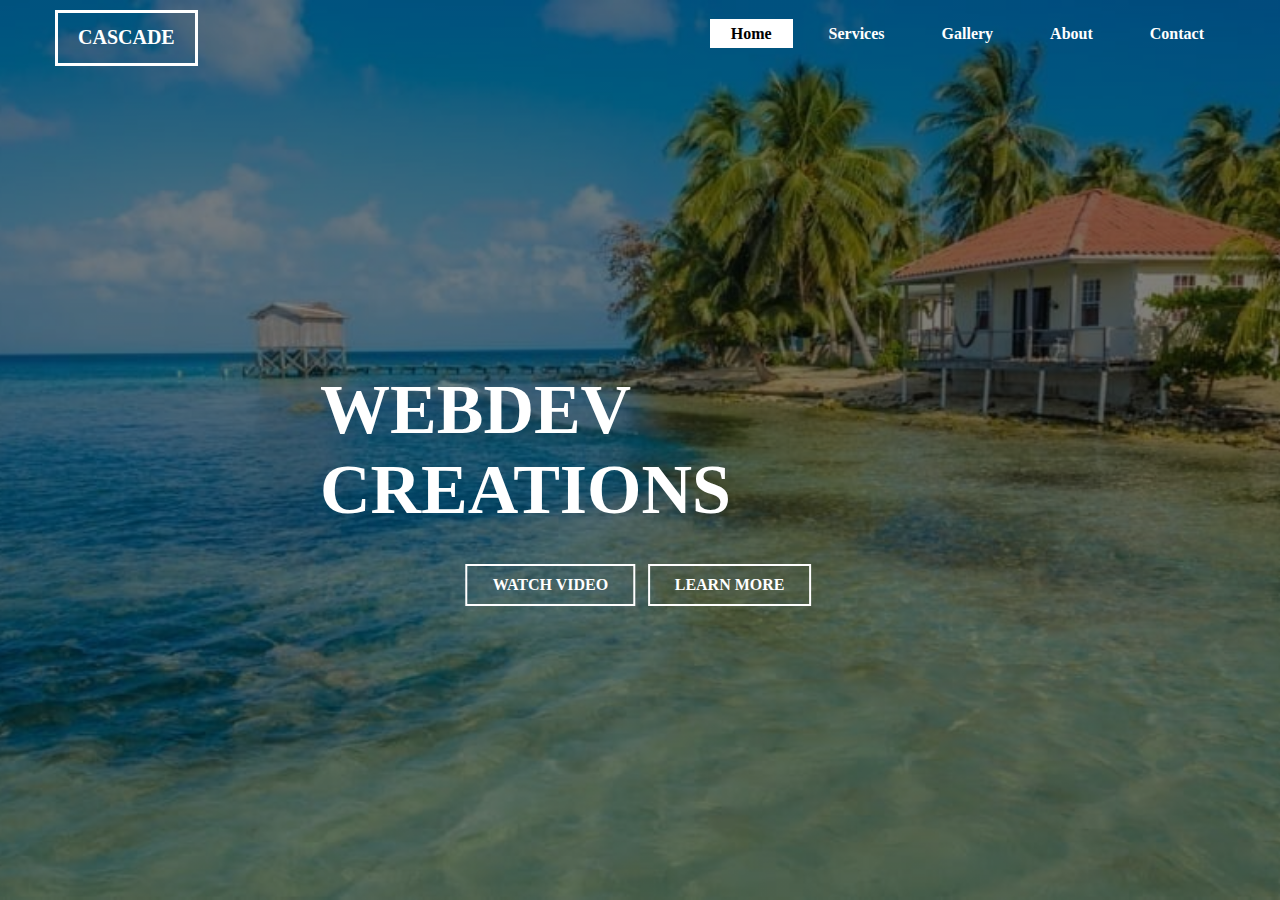
<file: project_3/index.html>
<!DOCTYPE html>
<html lang="en">
	<head>
		<meta charset="utf-8">
		<link rel="stylesheet" href="css/style.css">
		<link rel="stylesheet" href="css/normalize.css">
		<title>webdev creations</title>
	</head>
	<body>
		<header>
			<div class="containter">
				<div class="logo">
					<h1>cascade</h1>
				</div>
				<div class="mnue">
					<ul>
						<li><a href="#" class="active">Home</a></li>
						<li><a href="#">Services</a></li>
						<li><a href="#">Gallery</a></li>
						<li><a href="#">About</a></li>
						<li><a href="#">Contact</a></li>
					</ul> 
				</div>
				<div class="title">
					<h2>webdev creations</h2>
				</div>
				<div class="watch">
					<button>watch video</button>
				</div>
				<div class="learn">
					<button>learn more</button>
				</div>
			</div>	
		</header>
	</body>
</html>
</file>
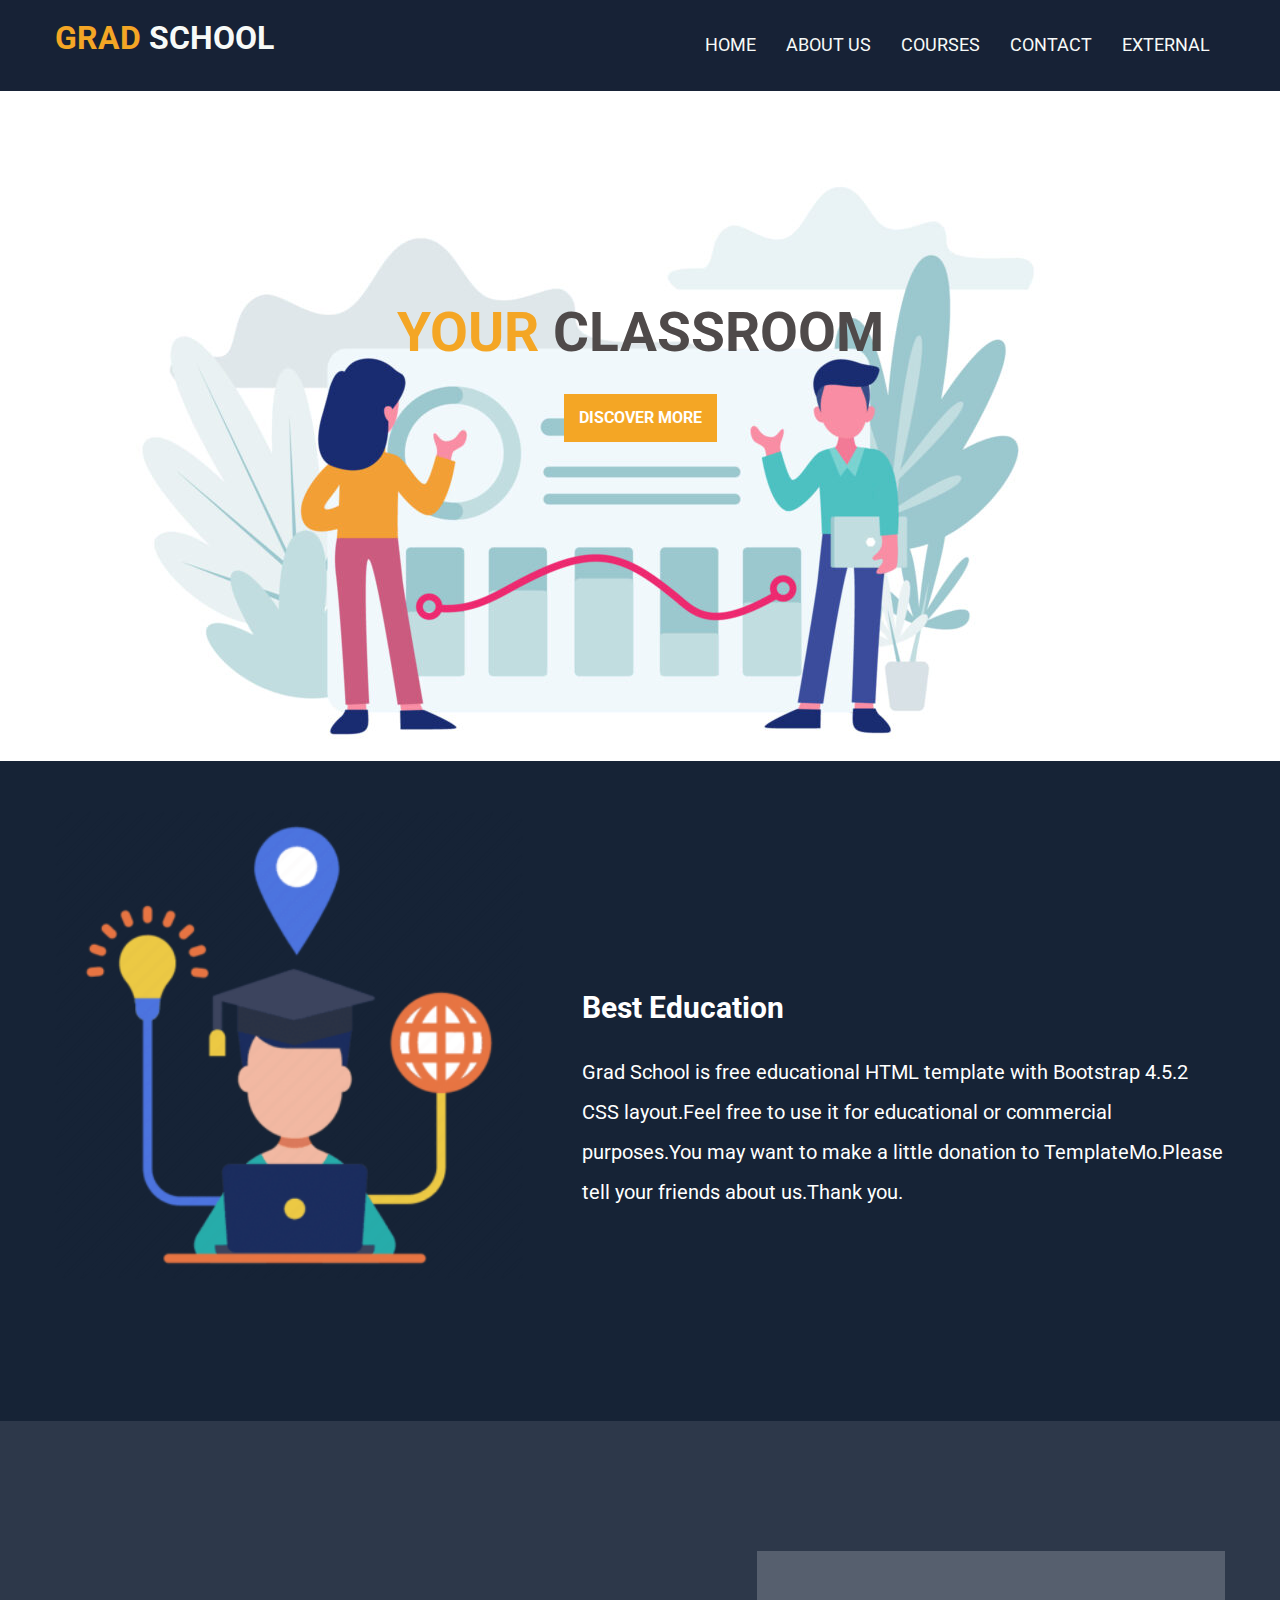
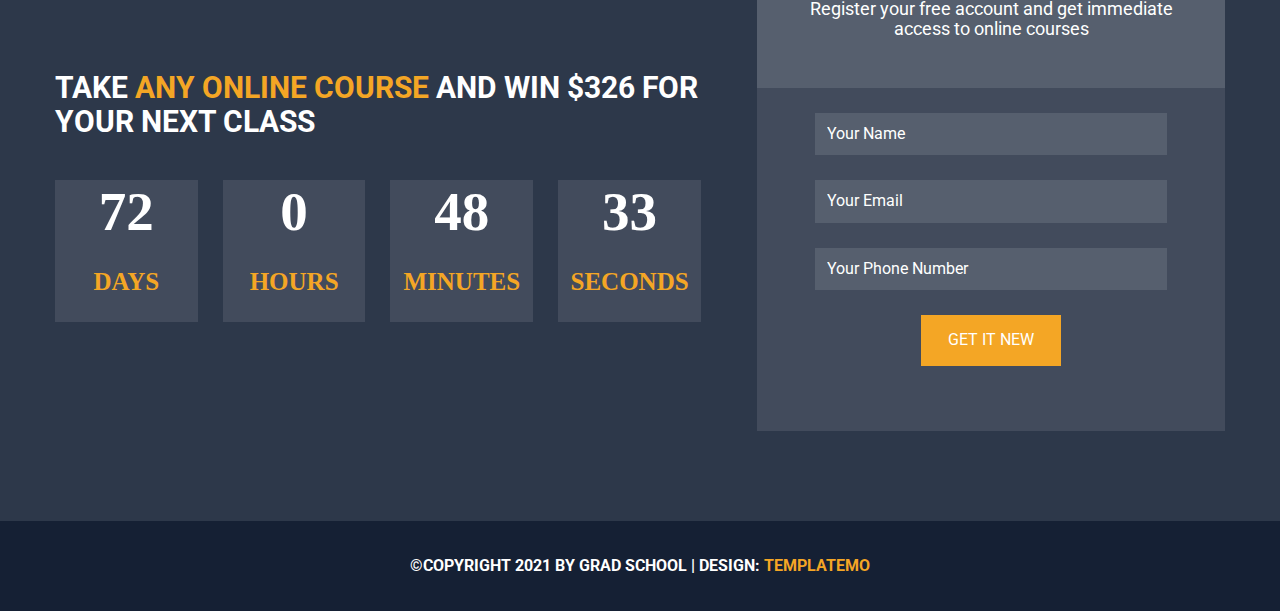
<file: project_6/index.html>
<!DOCTYPE html>
<html lang="en">
	<head>
		<meta charset="utf-8">
		<link rel="stylesheet"  href="css/style.css">
		<link rel="stylesheet"  href="css/normalize.css">
		<!-- google font -->
		<link rel="preconnect" href="https://fonts.gstatic.com">
		<link href="https://fonts.googleapis.com/css2?family=Roboto&display=swap" rel="stylesheet">
		<!-- end google font -->
		<title>Template</title>
	</head>
	<body>
		<header>
			<div class="container">
				<div class="logo">
					<h1><span>grad</span> school</h1>
				</div>
				<nav>
					<ul>
						<li><a href="#">home</a></li>
						<li><a href="#">about us</a></li>
						<li><a href="#">courses</a></li>
						<li><a href="#">contact</a></li>
						<li><a href="#">external</a></li>
					</ul>
				</nav>
			</div>
		</header>
		<div class="classroom">
			<div class="container">
				<h2><span>your</span> classroom</h2>
				<button>discover more</button>
			</div>
		</div>
		<div class="info-education">
			<div class="container">
				<div class="info">
					<h2>Best Education</h2>
					<p>
						Grad School is free educational HTML template with Bootstrap 4.5.2 CSS layout.Feel free to use it for educational or commercial purposes.You may want to make a little donation to TemplateMo.Please tell your friends about us.Thank you.
					</p>
				</div>
				<div class="education-image">
					<img src="image/2.png" alt="education">
				</div>
			</div>
		</div>
		<div class="register-course">
			<div class="container">
				<div class="coures">
					<h2>Take <span>any online course</span> and win $326 for your next class</h2>
					<div>
						<span>72</span>
						<p>days</p>
					</div>
					<div>
						<span>0</span>
						<p>hours</p>
					</div>
					<div>
						<span>48</span>
						<p>minutes</p>
					</div>
					<div>
						<span>33</span>
						<p>seconds</p>
					</div>
				</div>
				<div class="register">
					<div class="title">
						<p>Register your free account and get immediate access to online courses</p>
					</div>
					<form>
						<input type="text" name="name" placeholder="Your Name">
						<input type="email" name="email" placeholder="Your Email">
						<input type="text" name="phone" placeholder="Your Phone Number">
						<input type="submit" name="submit" value="get it new">
					</form>
				</div>
			</div>
		</div>
		<footer>
			<div class="container">
				<p>&copy;copyright 2021 by grad school | design: <span>templatemo</span></p> 
			</div>
		</footer>
	</body>
</html>
</file>
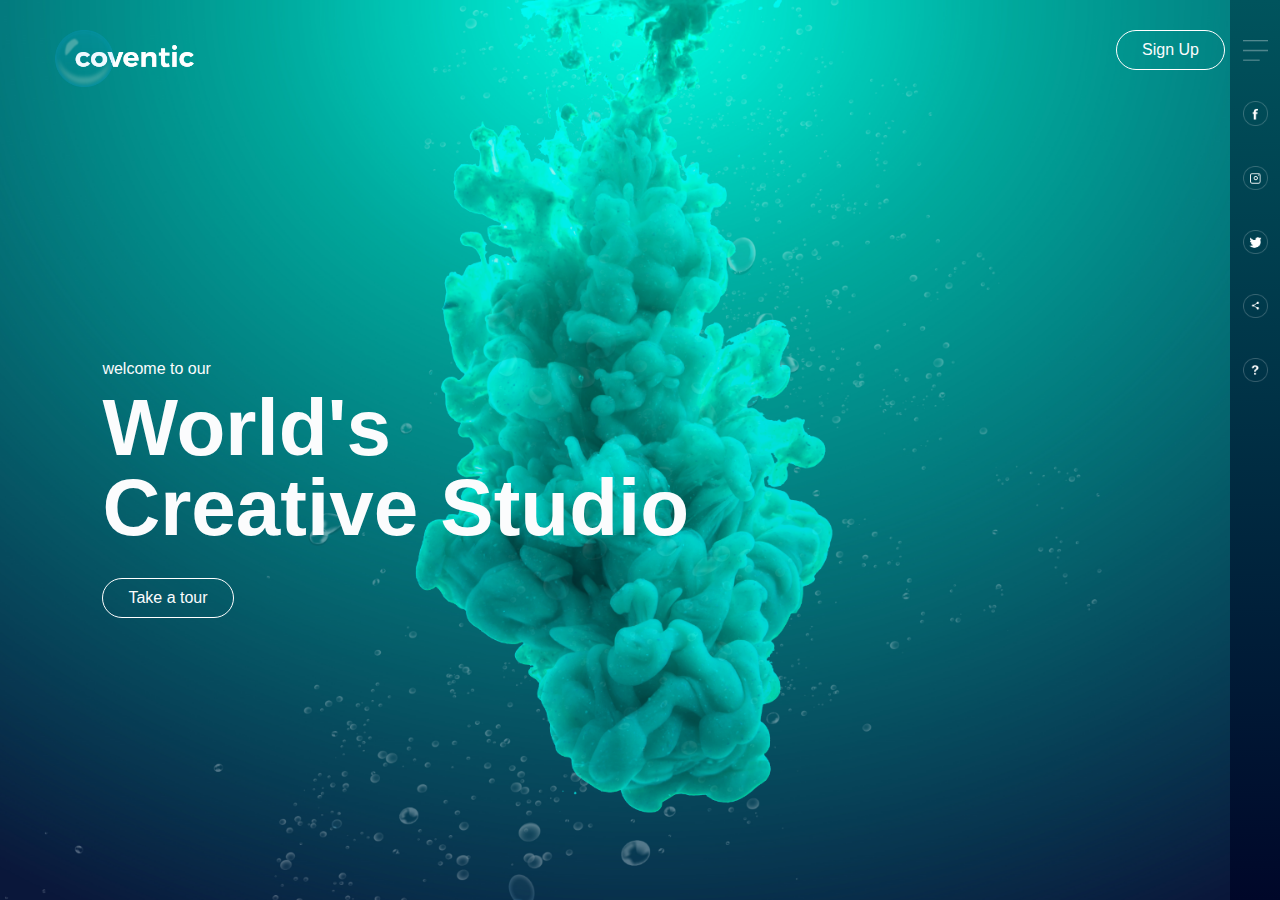
<file: Second-Template/index.html>
<!DOCTYPE html>
<html>
	<head>
		<meta charset="utf-8">
		<link rel="stylesheet" type="text/css" href="css/style.css">
		<link rel="stylesheet" type="text/css" href="css/normalize.css">
		<title>coventic</title>
	</head>
	<body>
		<section class="hero">
			<div class="container">
				<header>
					<div class="logo">
						<img src="images/6.png" alt="logo">
						<button>Sign Up</button>
					</div>
				</header>
				<div class="content">
					<p>welcome to our</p>
					<h1>World's<br> Creative Studio</h1>
					<button>Take a tour</button>
				</div>
				<div class="side-bar">
					<img src="images/7.png">
					<div class="social-links">
						<img src="images/3.png">
						<img src="images/4.png">
						<img src="images/9.png">
					</div>
					<div class="useful-links">
						<img src="images/8.png">
						<img src="images/5.png">
					</div>
				</div>
			</div>	
		</section>
	</body>
</html>
</file>
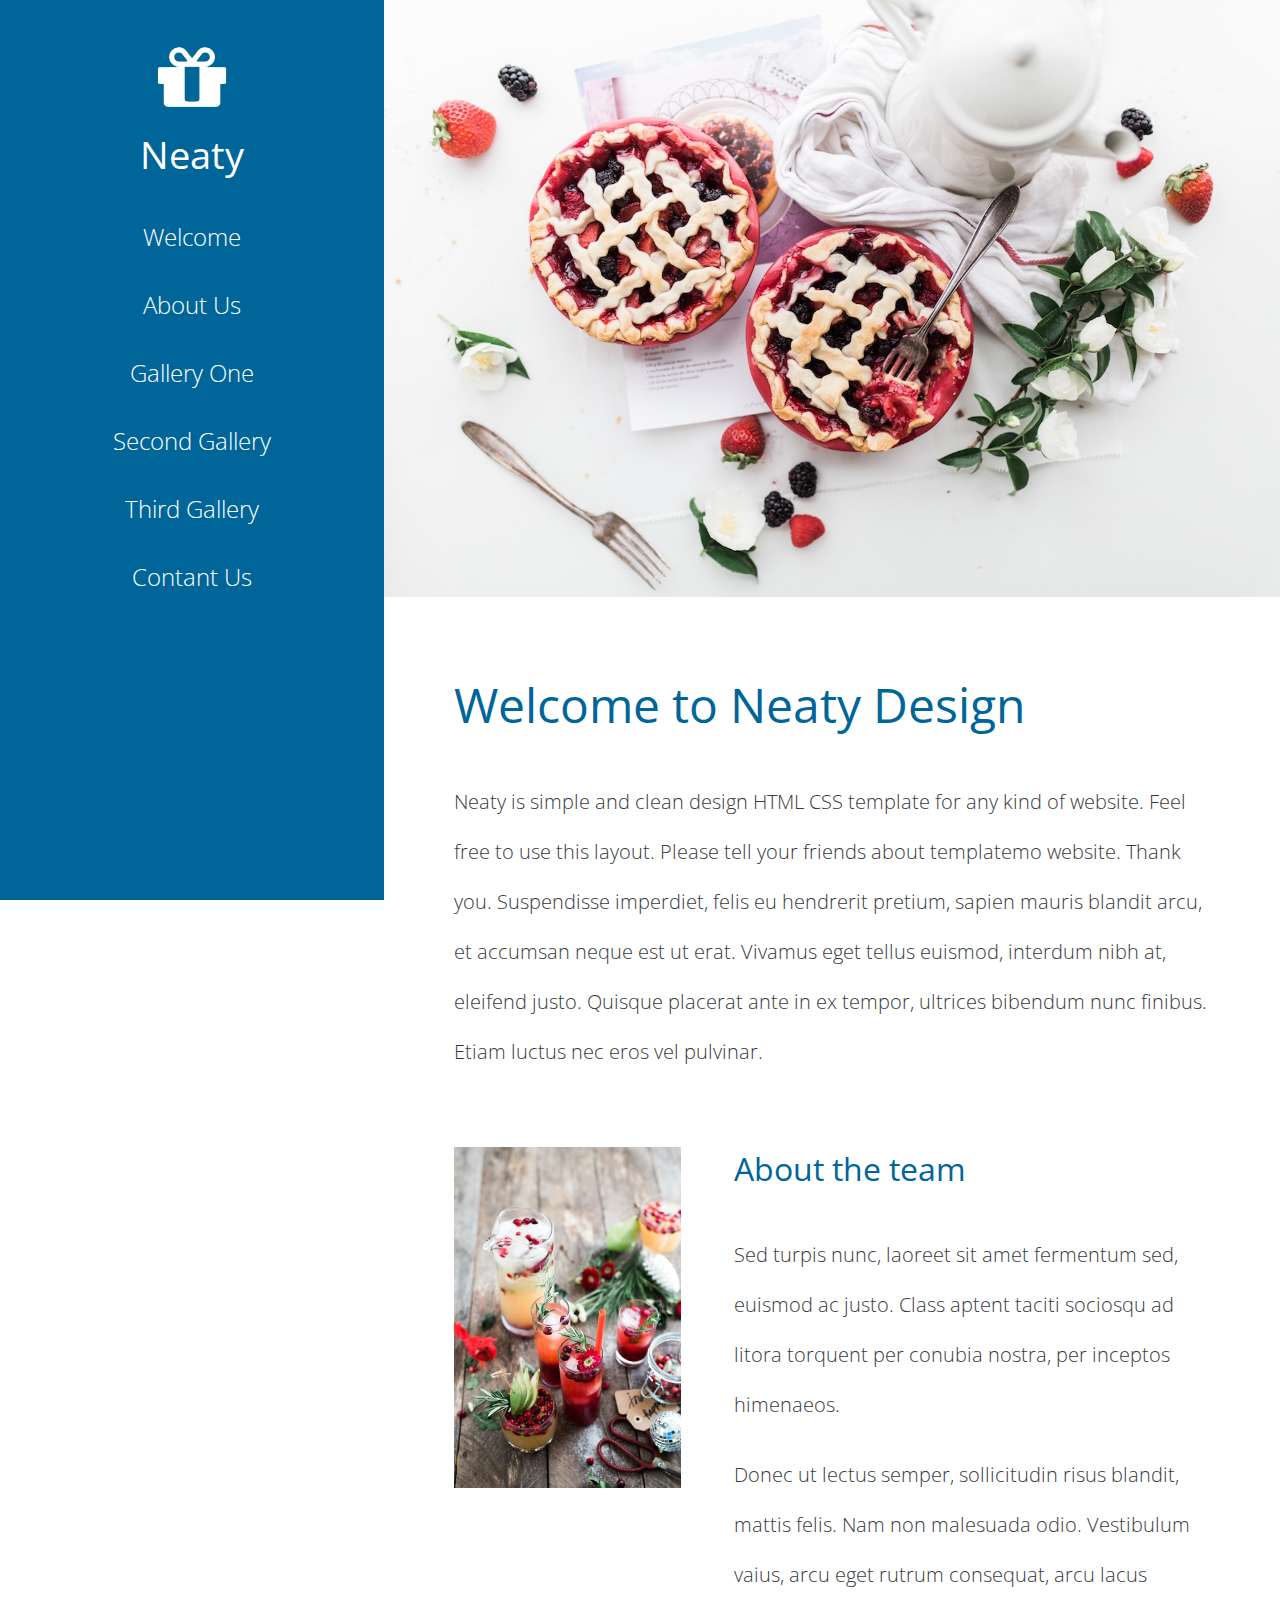
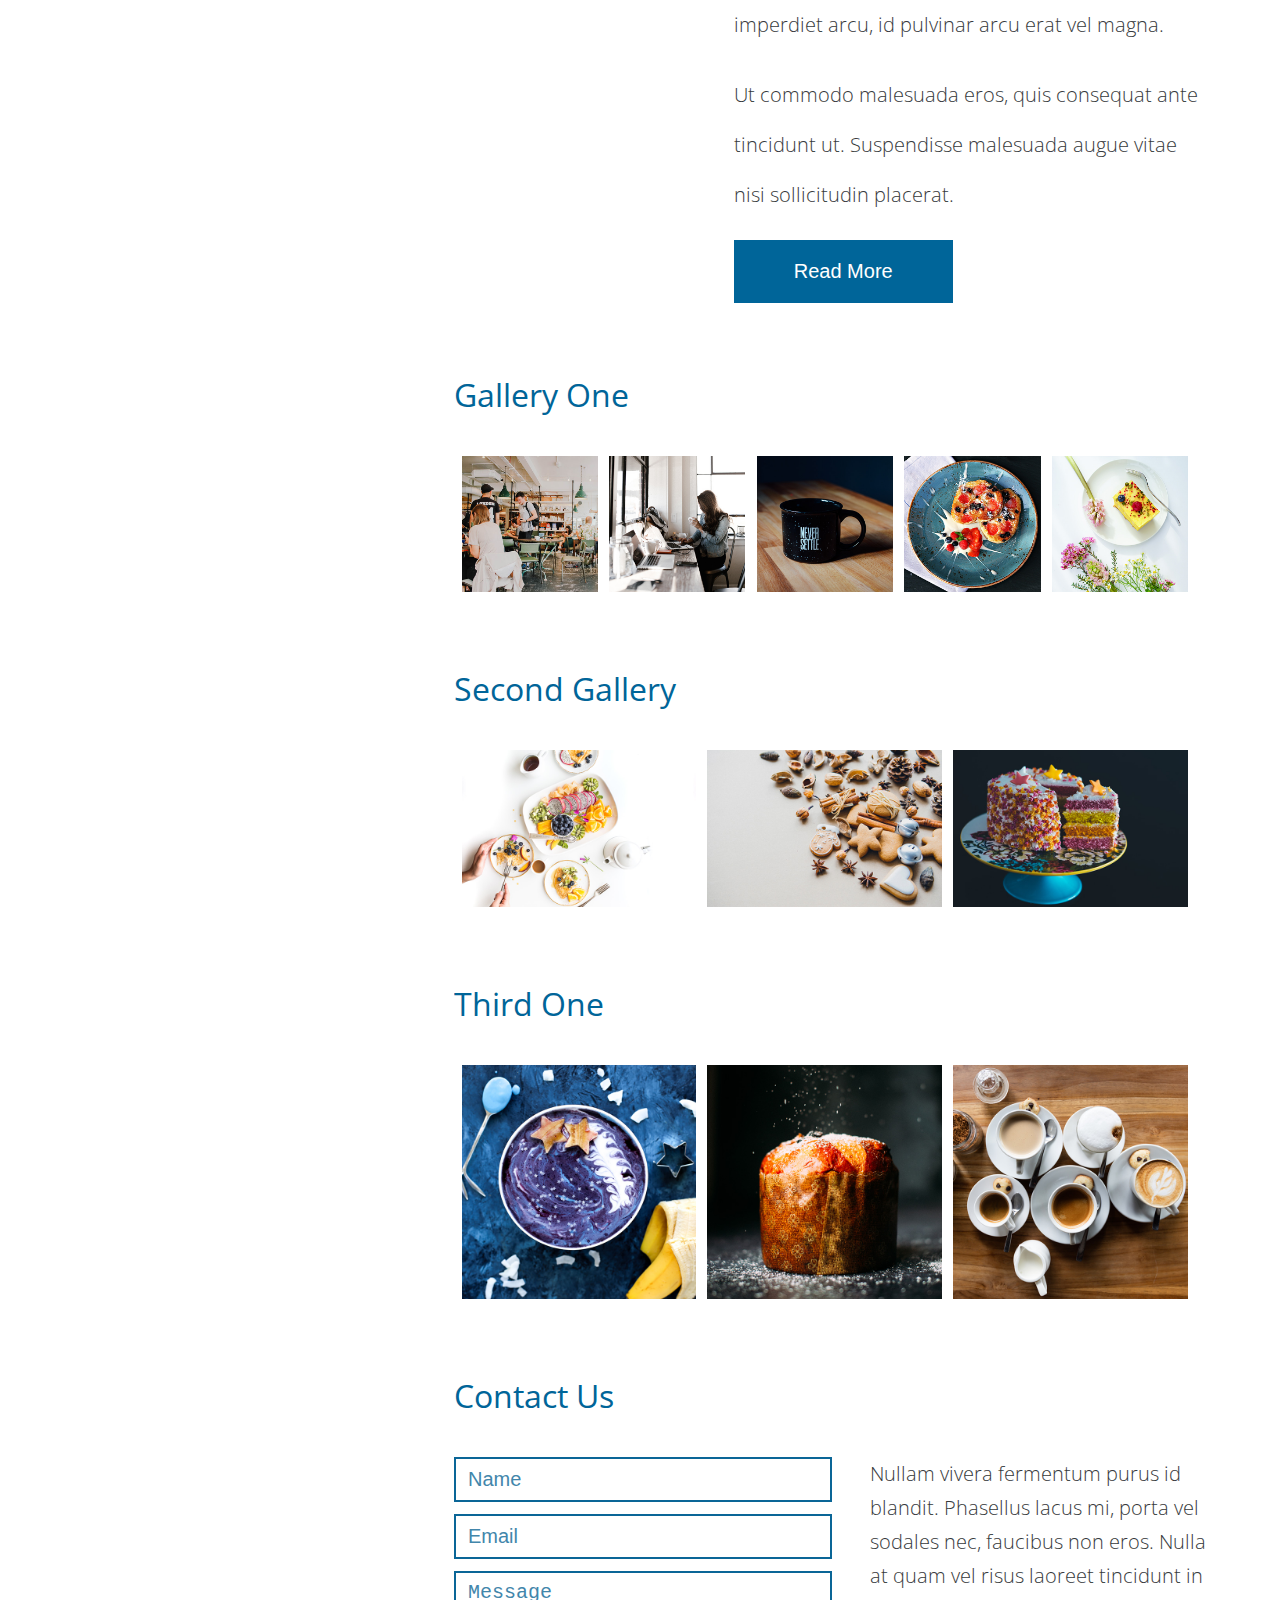
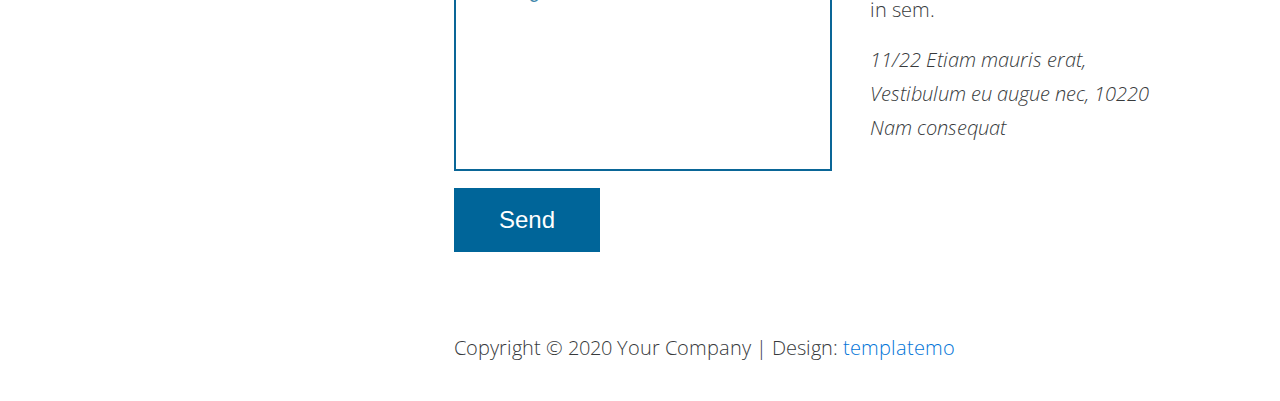
<file: Template3/index.html>
<!DOCTYPE html>
<html lang="en">
<head>
	<meta charset="UTF-8">
	<meta http-equiv="X-UA-Compatible" content="IE=edge">
	<meta name="viewport" content="width=device-width, initial-scale=1.0">
	<link rel="stylesheet" href="css/style.css">
	<!-- google fonts -->
	<link rel="preconnect" href="https://fonts.gstatic.com">
	<link href="https://fonts.googleapis.com/css2?family=Open+Sans:wght@300;400;800&display=swap" rel="stylesheet">
	<title>Neaty</title>
</head>
<body>
	<div class="containter">
		<!-- Side bar [Left]) -->
		<div class="sider-bar">
			<div class="sidebar-headr">
				<img src="images/tm-neaty-logo.png" alt="logo">
				<h1>neaty</h1>
			</div>
			<div class="sidebar-content">
				<ul>
					<li><a href="#">welcome</a></li>
					<li><a href="#">about us</a></li>
					<li><a href="#">gallery one</a></li>
					<li><a href="#">second gallery</a></li>
					<li><a href="#">third gallery</a></li>
					<li><a href="#">contant us</a></li>
				</ul>
			</div>
		</div>
		<!-- content [Right] -->
		<div class="content">
			<div class="content-header">
				<img src="images/neaty-01.jpg" alt="header image">
			</div>
			<div class="content-welcome">
				<h2>Welcome to Neaty Design</h2>
				<p>
					Neaty is simple and clean design HTML CSS template for any 
					kind of website. Feel free to use this layout. 
					Please tell your friends about templatemo website. Thank you. 
					Suspendisse imperdiet, felis eu hendrerit pretium, sapien mauris blandit arcu, 
					et accumsan neque est ut erat. 
					Vivamus eget tellus euismod, interdum nibh at, eleifend justo. 
					Quisque placerat ante in ex tempor, ultrices bibendum nunc finibus. 
					Etiam luctus nec eros vel pulvinar.
				</p>
			</div>
			<div class="content-about">
				<div class="about-image">
					<img src="images/neaty-02.jpg" alt="cake">
				</div>
				<div class="about">
					<h3>About the team</h3>
					<p>
						Sed turpis nunc, laoreet sit amet fermentum sed, 
						euismod ac justo. Class aptent taciti sociosqu ad 
						litora torquent per conubia nostra, per inceptos himenaeos.
					</p>
					<p>Donec ut lectus semper, sollicitudin risus blandit, 
						mattis felis. Nam non malesuada odio. Vestibulum vaius, 
						arcu eget rutrum consequat, arcu lacus imperdiet arcu, 
						id pulvinar arcu erat vel magna.
					</p>
					<p>Ut commodo malesuada eros, quis consequat ante tincidunt ut. 
						Suspendisse malesuada augue vitae nisi sollicitudin placerat.
					</p>
					<button>Read More</button>
				</div>
			</div>
			<div class="gallery-one">
				<h3>Gallery One</h3>
				<img src="images/neaty-03.jpg" alt="image 1">
				<img src="images/neaty-04.jpg" alt="image 2">
				<img src="images/neaty-05.jpg" alt="image 3">
				<img src="images/neaty-06.jpg" alt="image 4">
				<img src="images/neaty-07.jpg" alt="image 5">
			</div>
			<div class="gallery-two">
				<h3>Second Gallery</h3>
				<img src="images/neaty-08.jpg" alt="image 1">
				<img src="images/neaty-09.jpg" alt="image 2">
				<img src="images/neaty-10.jpg" alt="image 3">
			</div>
			<div class="gallery-three">
				<h3>Third One</h3>
				<img src="images/neaty-11.jpg" alt="image 1">
				<img src="images/neaty-12.jpg" alt="image 2">
				<img src="images/neaty-13.jpg" alt="image 3">
			</div>
			<div class="contact-us">
				<h3>contact us</h3>
				<div class="contact-form">
					<form>
						<div class="form-groub">
							<input type="text" placeholder="Name">
						</div>
						<div class="form-groub">
							<input type="email" placeholder="Email">
						</div>
						<div class="form-groub">
							<textarea placeholder="Message"></textarea>
						</div>
						<div class="form-groub">
							<button type="submit">Send</button>
						</div>
					</form>
				</div>
				<div class="contact-info">
					<p>
						Nullam vivera fermentum purus id blandit. 
						Phasellus lacus mi, porta vel sodales nec,
						 faucibus non eros. Nulla at quam vel risus 
						 laoreet tincidunt in in sem.
					</p>
					<address>
						11/22 Etiam mauris erat,<br />
						Vestibulum eu augue nec, 10220<br />
						Nam consequat
					</address>
				</div>
			</div>
			<div class="footer">
				<p>
					Copyright &copy; 2020 Your Company | Design: 
					<a href="#">templatemo</a>
				</p>
			</div>
		</div>
	</div>
</body>
</html>
</file>
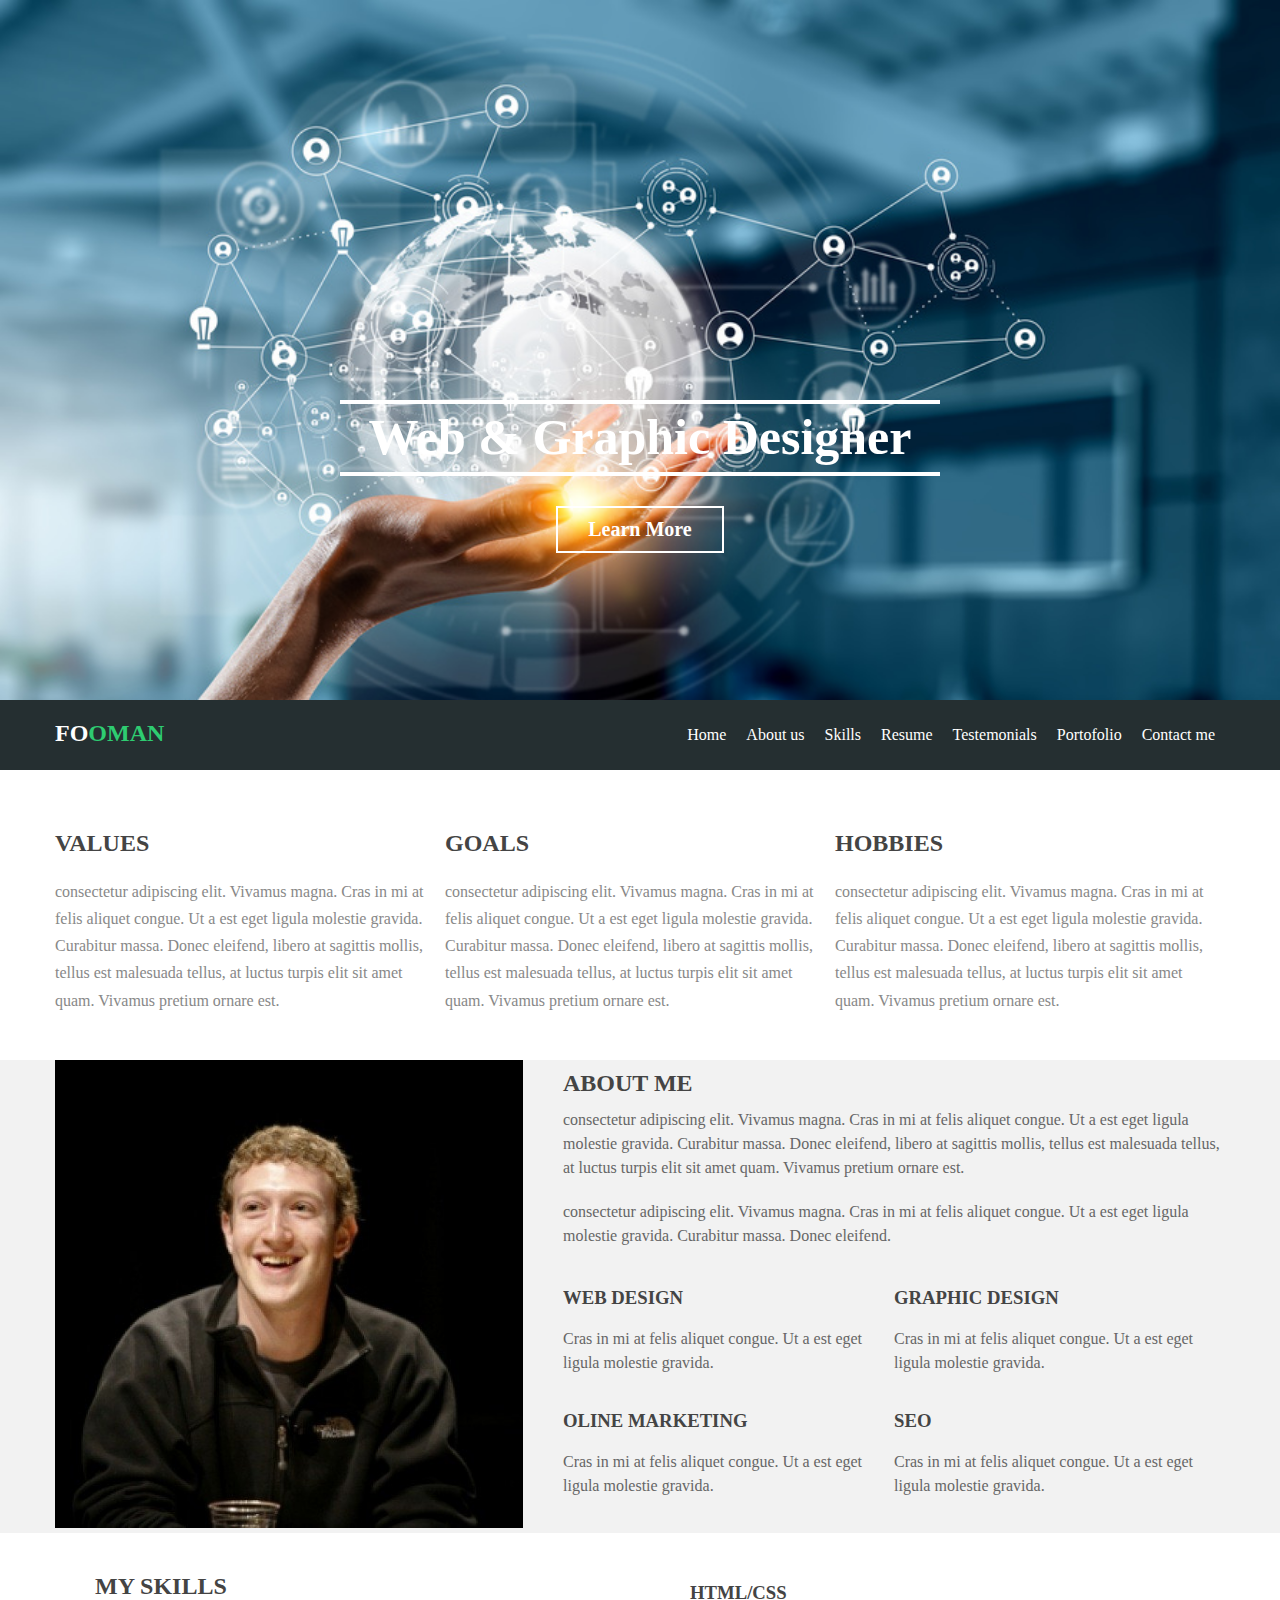
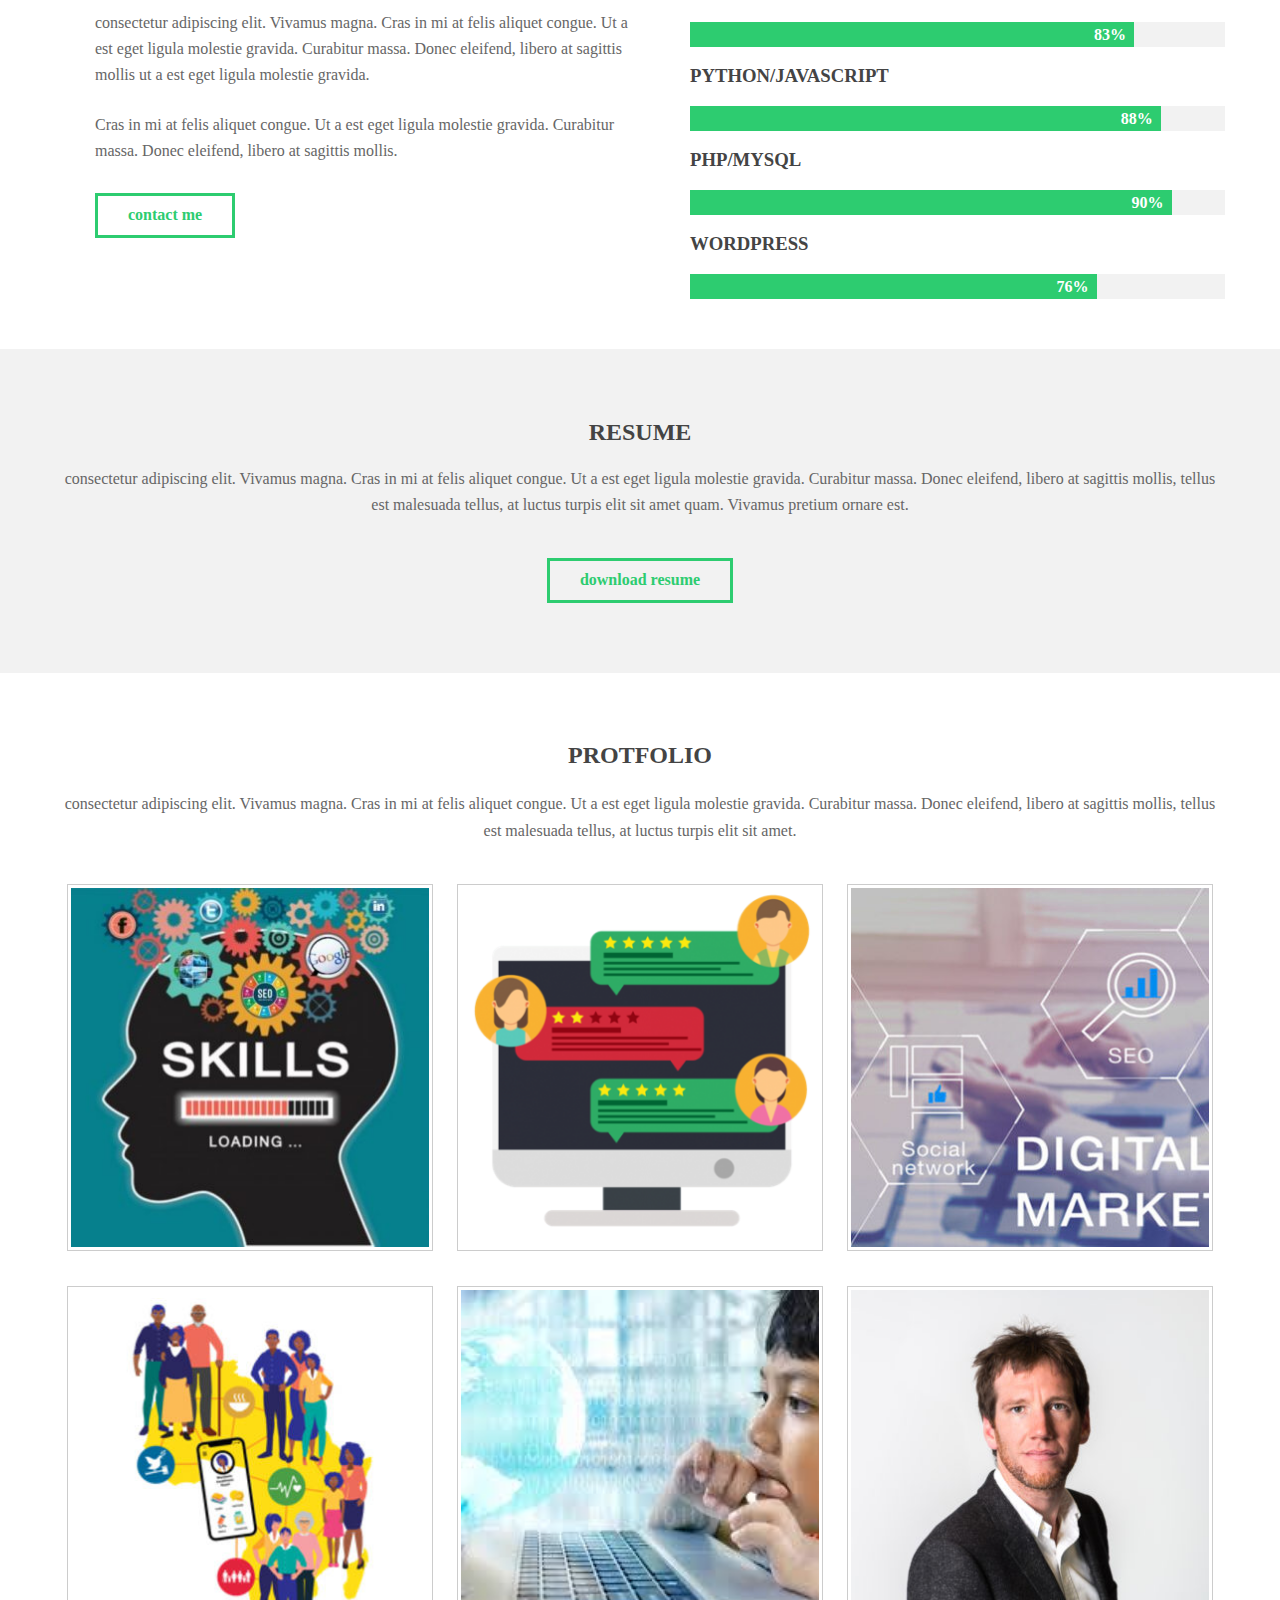
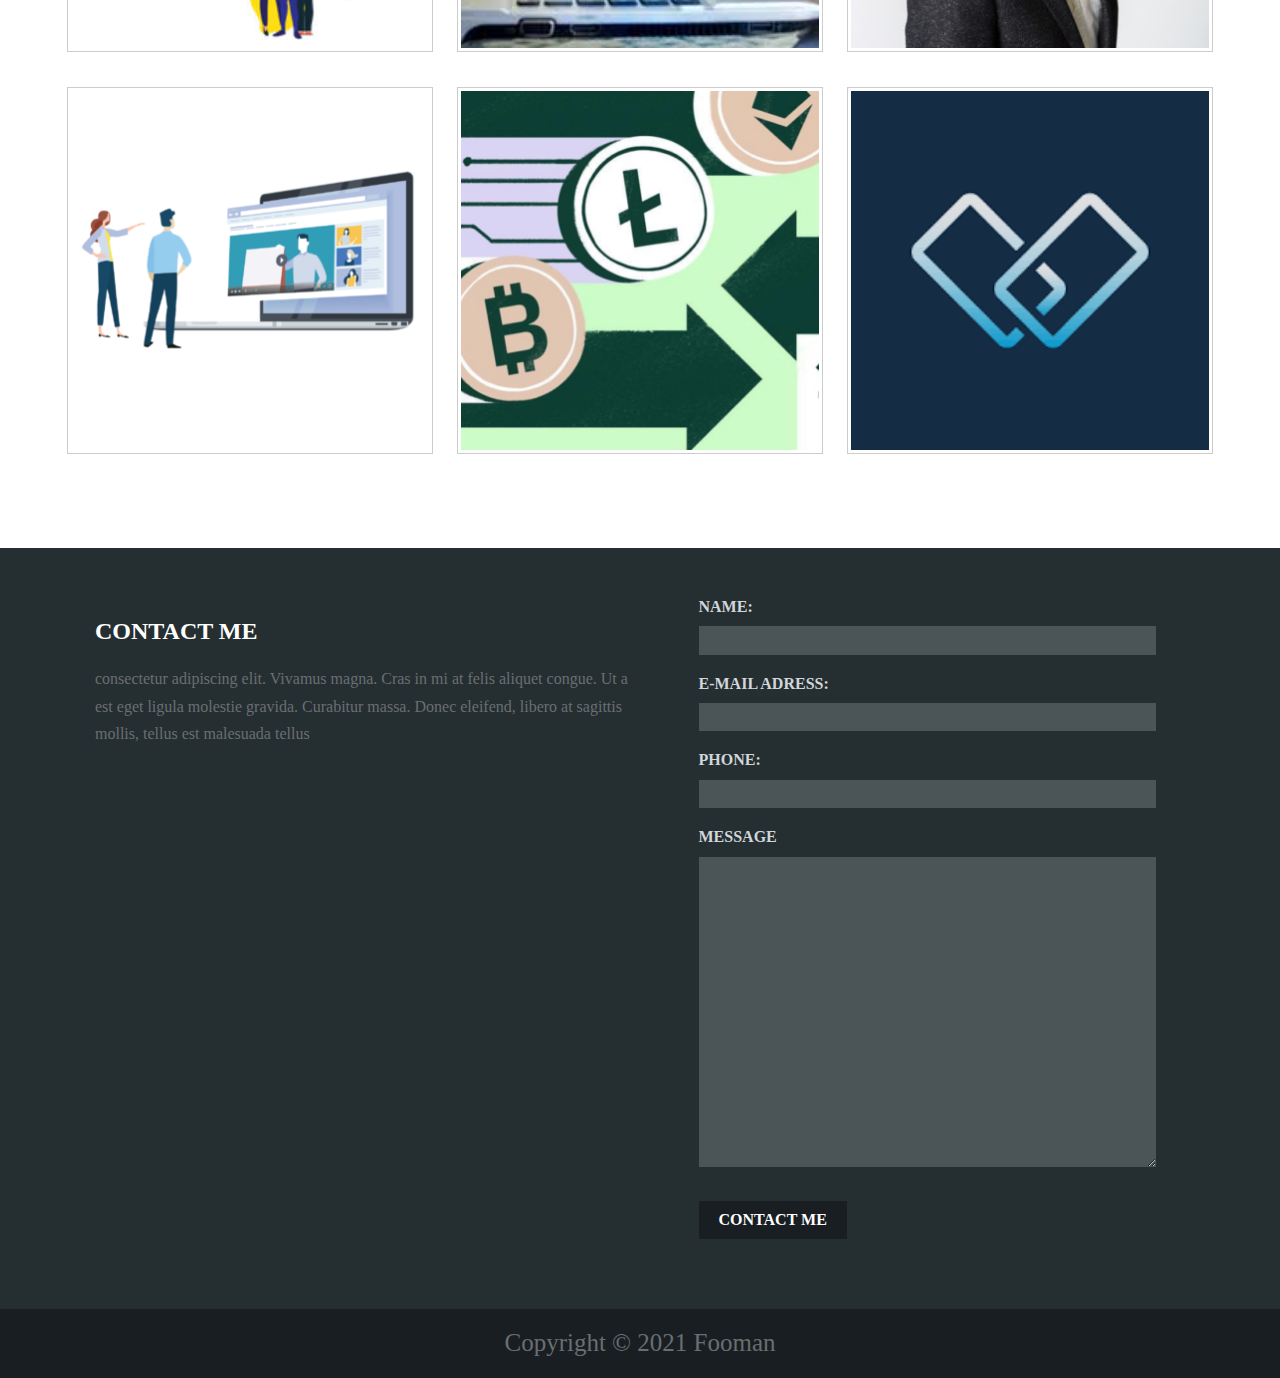
<file: project_8/the_first.html>
<!DOCTYPE html>
<html lang="en">
	<head>
		<meta charset="utf-8">
		<link rel="stylesheet"  href="css/style.css">
		<link rel="stylesheet"  href="css/normalize.css">
		<title>first website</title>
	</head>
	<body>
		<div class="header">
			<div class="slider">
				<div class="container">
					<div class="intro">
						<h2>Web &amp; Graphic Designer</h2>
						<button>Learn More</button>
					</div>
					
				</div>	
			</div>
			<div class="navbar">
				<div class="container">
					<h2>Fo<span>oman</span></h2>
					<ul>
						<li><a href="#">Home</a></li>
						<li><a href="#">About us</a></li>
						<li><a href="#">Skills</a></li>
						<li><a href="#">Resume</a></li>
						<li><a href="#">Testemonials</a></li>
						<li><a href="#">Portofolio</a></li>
						<li><a href="#">Contact me</a></li>
					</ul>
				</div>
			</div>	
		</div>
		<div class="features">
			<div class="container">
				<div class="feat">
					<h2>values</h2>
					<p>consectetur adipiscing elit. Vivamus magna. Cras in mi at felis aliquet congue. Ut a est eget ligula molestie gravida. Curabitur massa. Donec eleifend, libero at sagittis mollis, tellus est malesuada tellus, at luctus turpis elit sit amet quam. Vivamus pretium ornare est.</p>
				</div>
				<div class="feat">
					<h2>goals</h2>
					<p>consectetur adipiscing elit. Vivamus magna. Cras in mi at felis aliquet congue. Ut a est eget ligula molestie gravida. Curabitur massa. Donec eleifend, libero at sagittis mollis, tellus est malesuada tellus, at luctus turpis elit sit amet quam. Vivamus pretium ornare est.</p>
				</div>
				<div class="feat">
					<h2>hobbies</h2>
					<p>consectetur adipiscing elit. Vivamus magna. Cras in mi at felis aliquet congue. Ut a est eget ligula molestie gravida. Curabitur massa. Donec eleifend, libero at sagittis mollis, tellus est malesuada tellus, at luctus turpis elit sit amet quam. Vivamus pretium ornare est.</p>
				</div>
			</div>
		</div>
		<div class="about-me">
			<div class="container">
				<div class="image">
					<img src="images\mark.jpg" alt="Test">
				</div>
				<div class="info">
					<h2>about me</h2>
					<p>consectetur adipiscing elit. Vivamus magna. Cras in mi at felis aliquet congue. Ut a est eget ligula molestie gravida. Curabitur massa. Donec eleifend, libero at sagittis mollis, tellus est malesuada tellus, at luctus turpis elit sit amet quam. Vivamus pretium ornare est.</p>	
					<p>consectetur adipiscing elit. Vivamus magna. Cras in mi at felis aliquet congue. Ut a est eget ligula molestie gravida. Curabitur massa. Donec eleifend.</p>	
					<div class="hobbies">
						<div>
							<h3>web design</h3>
							<p>Cras in mi at felis aliquet congue. Ut a est eget ligula molestie gravida.</p>
						</div>
						<div>
							<h3>graphic design</h3>
							<p>Cras in mi at felis aliquet congue. Ut a est eget ligula molestie gravida.</p>
						</div>
						<div>
							<h3>oline marketing</h3>
							<p>Cras in mi at felis aliquet congue. Ut a est eget ligula molestie gravida.</p>
						</div>
						<div>
							<h3>seo</h3>
							<p>Cras in mi at felis aliquet congue. Ut a est eget ligula molestie gravida.</p>
						</div>
					</div>
				</div>
				
			</div>
		</div>
		<div class="my-skills">
			<div class="container">
				<div class="skills">
					<h2>my skills</h2>
					<p>consectetur adipiscing elit. Vivamus magna. Cras in mi at felis aliquet congue. Ut a est eget ligula molestie gravida. Curabitur massa. Donec eleifend, libero at sagittis mollis ut a est eget ligula molestie gravida.</p>
					<p>Cras in mi at felis aliquet congue. Ut a est eget ligula molestie gravida. Curabitur massa. Donec eleifend, libero at sagittis mollis.</p>
					<button class="my-button">contact me</button>
				</div>
				<div class="progress">
					<div class="technique">
						<h3>html/css</h3>
						<div><span style="width: 83%;">83% &nbsp;</span></div>
					</div>
					<div class="technique">
						<h3>python/javascript</h3>
						<div><span style="width: 88%;">88% &nbsp;</span></div>
					</div>
					<div class="technique">
						<h3>php/mysql</h3>
						<div><span style="width: 90%;">90% &nbsp;</span></div>
					</div>
					<div class="technique">
						<h3>wordpress</h3>
						<div><span style="width: 76%;">76% &nbsp;</span></div>
					</div>
				</div>
			</div>
			
		</div>
		<div class="resume">
			<div class="container">
				<h2>resume</h2>
				<p>consectetur adipiscing elit. Vivamus magna. Cras in mi at felis aliquet congue. Ut a est eget ligula molestie gravida. Curabitur massa. Donec eleifend, libero at sagittis mollis, tellus est malesuada tellus, at luctus turpis elit sit amet quam. Vivamus pretium ornare est.</p>
				<button class="my-button">download resume</button>
			</div>
			
		</div>
		<div class="protfolio">
			<div class="container">
				<h2>protfolio</h2>
				<p>consectetur adipiscing elit. Vivamus magna. Cras in mi at felis aliquet congue. Ut a est eget ligula molestie gravida. Curabitur massa. Donec eleifend, libero at sagittis mollis, tellus est malesuada tellus, at luctus turpis elit sit amet.</p>
				<div class="me-work">
					<div><img src="images\one.jpg"></div>
					<div><img src="images\two.png"></div>
					<div><img src="images\three.jpg"></div>
					<div><img src="images\fore.jpg"></div>
					<div><img src="images\five.jpg"></div>
					<div><img src="images\six.jpg"></div>
					<div><img src="images\7.png"></div>
					<div><img src="images\8.png"></div>
					<div><img src="images\9.png"></div>
				</div>
			</div>
		</div>
		<div class="contact">
			<div class="container">
				<div class="info">
					<h2>contact me</h2>
					<p>consectetur adipiscing elit. Vivamus magna. Cras in mi at felis aliquet congue. Ut a est eget ligula molestie gravida. Curabitur massa. Donec eleifend, libero at sagittis mollis, tellus est malesuada tellus</p>
				</div>
				<form class="form">
					<label>Name:</label>
					<input type="text">
					<label>E-mail adress:</label>
					<input type="text">
					<label>phone:</label>
					<input type="text">
					<label>message</label>
					<textarea></textarea>
					<input type="submit" value="contact me">
				</form>
			</div>
		</div>
		<div class="footer">
			<div class="container">
				Copyright &copy; 2021 Fooman
			</div>
		</div>

	</body>

</html>
</file>
<file: First-Template/css/style.css>
*{
	margin: 0;
	padding: 0;

}
.containter{
	width: 1170px;
	margin: 0 auto;
}
body{
	font-family: Century Gothic;
}
header{
	height: 100vh;
	background-image:linear-gradient(rgba(0,0,0,0.5),rgba(0,0,0,0.5)), url("../images/1.jpg");
	background-repeat: no-repeat;
	background-size: cover;
	background-position: center;
}
header .logo{
	float: left;
	border: 3px solid #FFF;
	padding: 0px 20px;
	
	margin-top: 10px;
}
header .logo h1{
	color: #FFF;
	font-size: 20px;
	text-transform: uppercase;
}
header .mnue ul{
	float: right;
	margin-top: 25px;
}
header .mnue ul li{
	float: left;
	list-style: none;
	margin-left: 15px;
}
header .mnue ul li a{
	text-decoration: none;
	color: #FFF;
	border: 1px solid transparent;
	padding: 5px 20px;
	transition: 0.6s ease;
	font-weight: bold;
}
header .mnue ul li a:hover{
	background-color: #FFF;
	color: #000;
}

header .mnue ul li .active{
	background-color: #FFF;
	color: #000;
}
header .title {
	position: absolute;
	top:50%;
	left:50%;
	transform: translate(-50%,-50%);
}
header .title h2{
	color:#FFF;
	text-transform: uppercase;
	font-weight: bold;
	font-size: 70px;
}
header .learn{
	position: absolute;
	top:65%;
	left:57%;
	transform: translate(-50%,-50%);

}
header .watch{
	position: absolute;
	top:65%;
	left:43%;
	transform: translate(-50%,-50%);
}
header button{
	border: 2px solid #FFF;
	outline: none;
	text-transform: uppercase;
	color: #FFF;
	background:Transparent;
	padding: 10px 25px;
	font-weight: bold;
	transition: 0.6s ease;
}
button:hover{
	background-color: #FFF;
	color: #000;
}
</file>
<file: project_10/css/style.css>
@import url('https://fonts.googleapis.com/css2?family=Open+Sans:wght@300;400;800&display=swap');

* {
    margin: 0;
    padding: 0;
    box-sizing: border-box;
}
:root {
    --body-bg-color: #F2F2F2;
    --main-color:#993333;
    --white-color: #FFF;
    --color-btn-hover-1: #ec4949;
    --price-color: #009999;
    
}
body {
    background-color: var(--body-bg-color);
    font-family: 'Open Sans', sans-serif;
}
.container {
    width: 90%;
    margin: 30px auto 0;
}
/* Start Header */
header {
    width: 100%;
    display: flex;
    flex-direction: column;
    /* flex-wrap: wrap; */

}
header section {
    width: 100%;
    height: 400px;
    display: flex;
}
header section div {
    width: 50%;
}
header .section-one .left,
header .section-one .right {
    display: flex;
    justify-content: center;
    align-items: center;
}

header .section-one .left {
    background-color: var(--main-color);
}
header .section-one .left h1 {
    font-size: 4rem;
    font-weight: 400;
    color: var(--white-color);
}
header .section-one .right {
    background-color: var(--white-color);
    padding: 0 70px;
}
header .section-one .right p {
    font-size: 22px;
    color: #666;
    line-height: 1.8;
    font-style: italic;
}

header .section-two .left,
header .section-two .right {
    display: flex;
    flex-direction: column;
    justify-content: center;
    align-items: flex-start;
    padding: 0 70px;
}
header .section-two .left {
    background-color: var(--white-color);
}
header .section-two .left h2 {
    font-weight: 400;
    font-size: 2rem;
    color: #983333;
    margin-bottom: 25px;
}
header .section-two .left p {
    line-height: 1.8;
    color: #666;
    font-size: 18px;
}
header .section-two .left a {
    align-self: flex-end;
    background-color: var(--main-color);
    color: var(--white-color);
    font-size: 18px;
    text-decoration: none;
    padding: 15px 40px;
    margin-top: 15px;
    text-transform: capitalize;
    transition: background-color .4s;

}
header .section-two .left a:hover {
    background-color: var(--color-btn-hover-1);
}

header .section-two .right {
    background-color: var(--main-color);
}
header .section-two .right img {
    align-self: center;
    margin-bottom: 20px;
    border-radius: 50%;
}
header .section-two .right p {
    line-height: 1.8;
    text-align: center;
    color: var(--white-color);
    font-size: 14px;
    font-weight: 100;
    color: var(--white-color);
}
header .section-three .right {
    background-color: var(--white-color);
    display: flex;
    flex-direction: column;
    justify-content: center;
    align-items: flex-start;
    padding: 0 70px;
}

header .section-three .left img{
    width: 100%;
}
header .section-three .right h2 {
    font-weight: 400;
    font-size: 2rem;
    color: #983333;
    margin-bottom: 25px;
}

header .section-three .right p {
    line-height: 1.8;
    color: #666;
    font-size: 18px;
}
header .section-three .right a {
    text-decoration: none;
    color: #007eff;
}
header .section-three .right a:hover {
    text-decoration: underline;
}
header .section-three .right .button {
    align-self: center;
    background-color: var(--main-color);
    color: var(--white-color);
    font-size: 18px;
    text-decoration: none;
    padding: 15px 40px;
    margin-top: 15px;
    text-transform: capitalize;
    transition: background-color .4s;

}
header .section-three .right .button:hover {
    background-color: var(--color-btn-hover-1);
}
.content {
    margin-top: 30px;
}
.content .section-one {
    display: flex;
}
.content .section-one .left {
    overflow: hidden;
    width: 65%;
    background-color: var(--white-color);
    padding: 60px;
}
.content .section-one .left h2 {
    font-weight: 400;
    font-size: 2rem;
    color: #983333;
    margin-bottom: 25px;
}
.content .section-one .left p {
    line-height: 1.8;
    color: #666;
    font-size: 18px;
    margin-bottom: 15px;
}
.content .section-one .left a {
    float: right;
    background-color: var(--main-color);
    color: var(--white-color);
    font-size: 18px;
    text-decoration: none;
    padding: 15px 40px;
    margin-top: 15px;
    text-transform: capitalize;
    transition: background-color .4s;
}
.content .section-one .left a:hover {
    background-color: var(--color-btn-hover-1);
}
.content .section-one .right {
    width: 35%;
}
.content .section-one .right img {
    width: 100%;
    height: 100%;
}
.content .section-two {
    background-color: var(--white-color);
    display: flex;
    margin-top: 30px;
}
.content .section-two .left {
    width: 35%;
}
.content .section-two .left img {
    width: 100%;
    height: 100%;
}
.content .section-two .right {
    width: 65%;
    display: flex;
    padding: 25px;
}
.content .section-two .right .left-box,
.content .section-two .right .right-box {
    margin: 0 20px;
    width: 50%;
    border: 1px solid var(--price-color);
}

.content .section-two .right .left-box .header,
.content .section-two .right .right-box .header {
    color: var(--white-color);
    padding: 40px 0;
    background-color: var(--price-color);
    text-align: center;
    font-weight: 300;
}
.content .section-two .right .left-box .header p:first-child,
.content .section-two .right .right-box .header p:first-child {
    font-size: 26px;
}
.content .section-two .right .left-box .header p:last-child,
.content .section-two .right .right-box .header p:last-child {
    font-size: 18px;
}
.content .section-two .right .left-box .content , 
.content .section-two .right .right-box .content {
    /* border: 1px solid var(--price-color); */
    text-align: center;
    
}
.content .section-two .right .left-box .content ul, 
.content .section-two .right .right-box .content ul {
    list-style: none;
}
.content .section-two .right .left-box .content ul li, 
.content .section-two .right .right-box .content ul li {
    margin-bottom: 35px;
}
.content .section-two .right .left-box .content a, 
.content .section-two .right .right-box .content a{
    background-color: #3e9a99;
    color: var(--white-color);
    font-size: 18px;
    text-decoration: none;
    padding: 15px 40px;
    margin-top: 15px;
    text-transform: capitalize;
    transition: background-color .4s;
}
.content .section-two .right .left-box .content a:hover, 
.content .section-two .right .right-box .content a:hover{
    background-color: #24d4d4;
}

.content .section-three {
    margin-top: 30px;
    margin-bottom: -50px;
}

.content .section-three .title {
    padding: 30px 0 80px;
    background-color: var(--main-color);
}

.content .section-three .title h2 {
    text-transform: capitalize;
    color: var(--white-color);
    font-weight: 400;
    font-size: 2rem;
    margin-left: 200px;
}

.content .section-three .form {
    width: 80%;
    margin: 0 auto;
    background-color: var(--white-color);
    padding: 60px;
    position: relative;
    top: -45px;
    
}
.content .section-three .form form {
    display: flex;
    width: 100%;
}
.content .section-three .form form .left-side,
.content .section-three .form form .right-side {
    width: 50%;
}
.content .section-three .form form .left-side input,
.content .section-three .form form .left-side select {
    border-radius: 3px;
    margin-bottom: 20px;
    width: 95%;
    padding: 20px 15px;
    display: block;
}
.content .section-three .form form .left-side input {
    border: 1px solid #ced4da;
    outline: none;
}

.content .section-three .form form .left-side select {
    border: 1px solid #ced4da;
    outline: none;
}

.content .section-three .form form .left-side input::placeholder, 
.content .section-three .form form .left-side select {
    color: #666;
    text-transform: capitalize;
    font-size: 1.2rem;
}
.content .section-three .form form .left-side input:focus {
    border: 1px solid #933334;
    box-shadow: 0 0 0 0.2rem #9933343b;
}

.content .section-three .form form .left-side select:focus {
    border: 1px solid #933334;
    box-shadow: 0 0 0 0.2rem #9933343b;
}
.content .section-three .form form .right-side label{
    display: inline-block;
    margin-bottom: 30px;
    margin-right: 100px;
    color: #666;
    font-size: 1.2rem;
}
.content .section-three .form form .right-side textarea {
    padding: 20px 15px;
    font-size: 1.2rem;
    border: 1px solid #ced4da;
    outline: none;
}
.content .section-three .form form .right-side textarea:focus {
    border: 1px solid #933334;
    box-shadow: 0 0 0 0.2rem #9933343b;
}
.content .section-three .form form .right-side textarea::placeholder {
    color: #666;
    text-transform: capitalize;
    font-size: 1.2rem;
}

.content .section-three .form .button {
    text-align: center;
    margin-top: 25px;
}
.content .section-three .form .button a {
    background-color: var(--main-color);
    color: var(--white-color);
    font-size: 18px;
    text-decoration: none;
    padding: 15px 40px;
    text-transform: uppercase;
    transition: background-color .4s;
}
.content .section-three .form .button a:hover {
    background-color: var(--color-btn-hover-1);
}
.content .section-three .footer-box {
    background-color: #666;
    color: var(--white-color);
    padding: 30px 0 80px;
    display: flex;
    justify-content: space-evenly;
    padding-top: 90px;
    position: relative;
    top: -90px;
    z-index: -1;
}
.content .section-three .footer-box .left h4 {
    font-size: 24px;
    font-weight: 400;
}
.content .section-three .footer-box .left address, 
.content .section-three .footer-box .right p {
    line-height: 1.6;
    margin-top: 10px;
    font-weight: 300;
    font-size: 17px;
}
footer {
    text-align: center;
}
footer p {
    color: #666;
}
footer p a {
    color: #666;
    text-decoration: none;
}
footer p a:hover {
    text-decoration: underline;
    color: var(--price-color)
}
/* End Header */
</file>
<file: project_12/css/style.css>
/* Start Logbal Style */
* {
    margin: 0;
    padding: 0;
    box-sizing: border-box;
}
:root{
  --main-color: #10cab7;
  --section-padding: 60px;
  --section-background: #f6f6f6;
}
html {
  scroll-behavior: smooth;
}
body {
    font-family: 'Work Sans', sans-serif;
}
.container{
    padding: 0 15px;
    margin: 0 auto;
}
/* Small */
@media (min-width: 768px) {
  .container {
    width: 750px;
  }
}
  /* Medium */
@media (min-width: 992px) {
  .container {
    width: 970px;
  }
}
  /* Large */
@media (min-width: 1200px) {
  .container {
    width: 1170px;
  }
}
.special-heading {
  color: #ebeced;
  font-size: 100px;
  font-weight: 800;
  letter-spacing: -3px;
  text-align: center;
}
.special-heading + p {
  color: #797979;
  margin: -30px;
  font-size: 20px;
  text-align: center;
}
/* End Logbal Style */
header{
  padding: 20px;
}
/* Start Header */
header .container {
  display: flex;
  justify-content: space-between;
  align-items: center;
}
header img {
  width: 100px;
}
header .links{
  position: relative;
}
header .links:hover .icon span:nth-child(2) {
  width: 100%;
}
header .links .icon{
  width: 30px;
  display: flex;
  flex-wrap: wrap;
  justify-content: flex-end;
}

header .links .icon span {
  background-color: #333;
  margin-bottom: 5px;
}
header .links .icon span:first-child{
  height: 3px;
  width: 100%;
}
header .links .icon span:nth-child(2){
  height: 3px;
  width: 60%;
  transition: .3s;
}
header .links .icon span:last-child{
  height: 2px;
  width: 100%;
}
header .links ul {
  list-style-type: none;
  background-color: var(--section-background);
  position: absolute;
  right: 0;
  min-width: 200;
  top: calc(100% + 15px);
  display: none;
  z-index: 1;
}
header .links:hover ul{
  display: block;
}
header .links ul::before {
  content: "";
  border-width: 10px;
  border-style: solid;
  border-color: transparent transparent var(--section-background) transparent;
  position: absolute;
  top: -20px;
  right: 5px;
}
header .links ul li a{
  display: block;
  padding: 15px;
  text-decoration: none;
  color: #333;
  transition: .3s;
}
header .links ul li a:hover{
  padding-left: 25px;
}
header .links ul li:not(:last-child) a{
  border-bottom: 1px solid #DDD;
}
/* End Header */
/* Start Landing */
.landing{
  background-image: url("../images/mountain.jpg");
  background-size: cover;
  height: calc(100vh  - 64px);
  position: relative;
}

.landing .intro-text{
  position: absolute;
  top: 50%;
  left: 50%;
  text-align: center;
  width: 320px;
  max-width: 100%;
  transform: translate(-50%, -50%);
}
.landing .intro-text h1{
  color: var(--main-color);
  font-weight: bold;
  font-size: 50px;
}
.landing .intro-text p{
  font-size: 24px;
  line-height: 1.8;
}
/* End Landing */
/* Start feature */
.feature {
  background-color: var(--section-background);
  padding: var(--section-padding) 0;
}
.feature .container {
  display: grid;
  grid-template-columns: repeat(auto-fill, minmax(300px, 1fr));
  grid-gap: 20px;
}
.feature .feat {
  padding: 20px;
  text-align: center;
}
.feature .feat i{
  color: var(--main-color);
}
.feature .feat h3 {
  margin: 30px 0;
  font-weight: 800;
}
.feature .feat p {
  line-height: 1.8;
  font-size: 17px;
  color: #777;
}
/* Start feature */
/* <!-- Start services --> */
.services {
  padding-top: var(--section-padding);
}
.services .services-content {
  display: grid;
  grid-template-columns: repeat(auto-fill, minmax(300px, 1fr));
  grid-gap: 30px;
  margin-top: 100px;
}
.services .services-content .srv {
  display: flex;
  margin-bottom: 40px;
}
@media (max-width: 767px) {
  .services .services-content .srv {
    flex-direction: column;
    text-align: center;
  }
}
.services .services-content .srv i {
  color: var(--main-color);
  flex-basis: 60px;
}
.services .services-content .srv .text {
  flex: 1;
}
.services .services-content .srv .text h3 {
  margin: 0 0 20px;
}
.services .services-content .srv .text p {
  color: #444;
  font-weight: 300;
  line-height: 1.6;
}
.services .services-content .image {
  text-align: center;
  position: relative;
}
.services .services-content .image::before {
  content: "";
  background-color: var(--secondary-color);
  width: 100px;
  height: calc(100% + 100px);
  top: -50px;
  position: absolute;
  right: 0;
  z-index: -1;
}
.services .services-content .image img {
  width: 260px;
}
@media (max-width: 1199px) {
  .image-column {
    display: none;
  }
}
/* <!-- End services --> */
/* <!-- Start Portfolio --> */
.portfolio {
  background-color: var(--section-background);
  padding-top: var(--section-padding);
  padding-bottom: var(--section-padding);
}
.portfolio .portfolio-content {
  display: grid;
  grid-template-columns: repeat(auto-fill, minmax(300px, 1fr));
  grid-gap: 30px;
  margin-top: 80px;
}
.portfolio .portfolio-content .card {
  background-color: #FFF;
}
.portfolio .portfolio-content .card img {
  width: 100%;
}
.portfolio .portfolio-content .card .info {
  padding: 20px;
}
.portfolio .portfolio-content .card .info p {
  color: #777;
  line-height: 1.8;
}
/* <!-- End Portfolio --> */
/* Start About */
.about {
  padding-top: var(--section-padding);
  padding-bottom: calc(var(--section-padding) + 60px);
}
.about .about-content {
  margin-top: 100px;
  display: flex;
  justify-content: space-between;
  flex-wrap: wrap;
}
@media (max-width: 991px){
  .about .about-content {
    flex-direction: column;
    text-align: center;
  }
}
.about .about-content .image {
  position: relative;
  width: 250px;
  height: 375px;
}
@media(max-width: 991px) {
  .about .about-content .image {
    margin: 0 auto;
  }
}
.about .about-content .image::before {
  content: "";
  position: absolute;
  background-color: #ebeced;
  width: 100px;
  height: calc(100% + 80px);
  top: -40px;
  left: -20px;
  z-index: -1;
}
.about .about-content .image::after {
  top: -40px;
  content: "";
  position: absolute;
  width: 120px;
  height: 300px;
  border-left: 80px solid var(--main-color);
  border-bottom: 80px solid var(--main-color);
  z-index: -1;
  right: -150px;
}
@media(max-width: 991px){
  .about .about-content .image::before,
  .about .about-content .image::after{
    display: none;
  }
}
.about .about-content .image .img {
  max-width: 100%;
}
.about .about-content .text {
  flex-basis: calc(100% - 500px);
}
.about .about-content .text p:first-of-type {
  font-weight: bold;
  line-height: 1.8;
  margin-bottom: 50px;
}
.about .about-content .text hr {
  width: 50%;
  display: inline-block;
  border-color: var(--main-color);
}
.about .about-content .text p:last-of-type {
  line-height: 1.8;
  color: #777;
}
/* End About */
/* Start Contact */
.contact {
  background-color: var(--section-background);
  padding-top: var(--section-padding);
  padding-bottom: var(--section-padding);
}
.contact .info {
  padding-top: var(--section-padding);
  padding-bottom: var(--section-padding);
  text-align: center;
}
.contact .info .label {
  font-size: 40px;
  font-weight: 800;
  color: #2c4755;
  letter-spacing: -2px;
  margin-bottom: 15px;
}
.contact .info .link {
  font-size: 40px;
  font-weight: 800;
  text-decoration: none;
  display: block;
  color: var(--main-color);
}
.contact .info .social {
  display: flex;
  justify-content: center;
  font-size: 16px;
  margin-top: 20px;
}
.contact .info .social i {
  color: #2c4755;
  margin-left: 10px;
}
@media(max-width: 767px){
  .contact .info .label,
  .contact .info .link {
    font-size: 25px;
  }
}
/* End Contact */
/* Start Footer */
.footer {
  background-color: #2c4755;
  text-align: center;
  padding: 30px 10px;
  font-size: 20px;
  color: #FFF;
}
.footer span {
  font-weight: bold;
  color: var(--main-color);
}
/* End Footer */
</file>
<file: project_14/css/style.css>
/* Start Global Style */
* {
    padding: 0;
    margin: 0;
    box-sizing: border-box;
}
:root {
    --white-color: #FFF;
    --button-bg-color: #D84780;
}
html {
    scroll-behavior: smooth;
  }

body {
    font-family: 'Work Sans', sans-serif;
}

.container {
    margin: 0 auto;
    padding: 15px 0;
}

/* Small */
@media (min-width: 768px) {
    .container {
      width: 750px;
    }
}
/* Medium */
@media (min-width: 992px) {
    .container {
      width: 970px;
    }
}
/* Large */
@media (min-width: 1200px) {
    .container {
      width: 1170px;
    }
}
/* End Global Style */
/* Start Header */
.header {
    background-color: #000;
    color: var(--white-color);
    padding: 10px;
}
.header .container {
    display: flex;
    justify-content: space-between;
}
.header .logo h3{
    text-transform: uppercase;
    font-weight: bold;
}

.header .nav ul {
    display: flex;
    list-style: none;
}
.header .nav ul li {
    margin-left: 20px;
}
.header .nav ul li a {
    color: var(--white-color);
    text-decoration: none;
    cursor: pointer;
}
.header .nav ul li a:hover {
    text-decoration: underline;
}
/* End Header */
/* Start About */
.about {
    background-image: url("../images/background.jpg");
    background-size: cover;
    min-height: 500px;
}
.about .info {
    text-align: center;
    color: var(--white-color);
}
.about .info p {
    line-height: 1.8;
    margin-bottom: 30px;
    font-size: 25px;
}
.about .info button {
    text-transform: uppercase;
    border: none;
    outline: none;
    background-color: var(--button-bg-color);
    color: var(--white-color);
    padding: 15px 25px;
    border-radius: 15px;
    -webkit-border-radius: 15px;
    -moz-border-radius: 15px;
    -ms-border-radius: 15px;
    -o-border-radius: 15px;
    cursor: pointer;
}
/* End About */
/* Start Blog */
.blog {
    background-color: #000;
}
.blog .container {
    display: flex;
    justify-content: space-between;
    flex-wrap: wrap;
}
.blog .container .box {
    width: 31%;
    margin-bottom: 35px;
}
.blog .container .box img {
    width: 100%;
    height: 150px;
}
.blog .container .box .text {
    background-color: var(--white-color);
    text-align: center;
    padding: 35px 20px;
}
.blog .container .box .text p {
    line-height: 2.1;
    margin: 15px 0 30px;
    color: #777;

}
.blog .container .box .text button {
    text-transform: uppercase;
    border: none;
    outline: none;
    background-color: var(--button-bg-color);
    color: var(--white-color);
    padding: 15px 25px;
    border-radius: 15px;
    -webkit-border-radius: 15px;
    -moz-border-radius: 15px;
    -ms-border-radius: 15px;
    -o-border-radius: 15px;
    cursor: pointer;
}
.blog .col {
    color: var(--white-color);
    width: 45%;
    margin-right: 5%;
}

.blog .col .info {
    margin-bottom: 30px;
    display: flex;
    margin-top: 30px;
}
.blog .col .info i {
    width: 50px;
    font-size: 30px;
    margin-right: 20px;
}
.blog .col .info .text h2 {
    margin-bottom: 20px;
    text-transform: uppercase;
}
.blog .col .info .text p {
    line-height: 2.1;
    margin: 15px 0 30px;
}
/* End Blog */

/* Start Contact */
.contact {
    background-color: var(--button-bg-color);
}
.contact .text {
    margin: 50px 0;
    text-align: center;
    color: var(--white-color);
}
.contact .text h3 {
    font-size: 30px;
    font-weight: bold;
    text-transform: uppercase;
}
.contact .text p {
    margin-bottom: 30px;
    font-size: 15px;
    font-weight: 300;
    text-transform: uppercase;
}
.contact form {
    align-items: center;
    text-align: center;
}

.contact form input {
    width: 50%;
    margin-bottom: 15px;
    height: 35px;
    border-radius: 5px;
    -webkit-border-radius: 5px;
    -moz-border-radius: 5px;
    -ms-border-radius: 5px;
    -o-border-radius: 5px;
    border: none;
}
.contact form input:focus {
    outline: none;
}
.contact form input[type="submit"] {
    width: 150px;
    background-color: transparent;
    text-transform: uppercase;
    font-size: 15px;
    border: 1px solid var(--white-color);
    cursor: pointer;
    color: var(--white-color);
    margin-top: 10px;
    height: 45px;
    border-radius: 5px;
    -webkit-border-radius: 5px;
    -moz-border-radius: 5px;
    -ms-border-radius: 5px;
    -o-border-radius: 5px;
}
.contact form textarea {
    resize: none;
    width: 50%;
    border: none;
    border-radius: 5px;
    -webkit-border-radius: 5px;
    -moz-border-radius: 5px;
    -ms-border-radius: 5px;
    -o-border-radius: 5px;
}
.contact form textarea:focus {
    outline: none;
}

/* End Contact */
/* Start Footer */
.footer {
    padding: 20px 30px;
    background-color: black;
    color: var(--white-color);
    font-size: 20px;
}
.footer p {
    margin-bottom: 20px;
    font-size: 18px;
    font-weight: 300;
}
.footer .container {
    text-align: center;
}
/* End Footer */
</file>
<file: project_2/css/style.css>
body{
	font-family: 'Montserrat', sans-serif;
}
.hero-image{
	background-image: url("../images/1.jpg");
	background-repeat: no-repeat;
	background-size: cover;
	height: 100vh;
	position: relative;
}

.hero-image .hero-wrapper {
	color:#FFF;
	position: absolute;
	top:50%;
	left:50%;
	transform: translate(-50%,-50%);
}

.hero-image .hero-wrapper h1{
	text-transform: uppercase;
	font-size: 2.4rem;
	text-align: center;
}
.hero-image .hero-wrapper p{
	margin:10px 0 20px 0;
	line-height: 2;
	text-transform: uppercase;
}
form{
	text-align: center;
}
.hero-image .hero-wrapper form input[type="text"]{
	display: block;
	width: 80%;
	margin: 0 auto;
	border-radius: 20px;
	padding: 10px;
	outline: none;
	color: black;
	border: none;
}
.hero-image .hero-wrapper form input[type="submit"]{
	width: 40%;
	border: none;
	outline: none;
	color: #FFF;
	margin-top: 10px;
	padding: 10px;
	text-transform: uppercase;
	font-size: 15px;
	font-weight: bold;
	background-color: #00bab1;
	border-radius: 20px;

}
.product{
	margin-top: 20px;
}
.product .product-list-item{
	float: left;
	width: 30%;
	margin-left: 30px;
}

.product .product-list-item img{
	width: 100%;
	
}
</file>
<file: project_3/css/style.css>
*{
	margin: 0;
	padding: 0;

}
.containter{
	width: 1170px;
	margin: 0 auto;
}
body{
	font-family: Century Gothic;
}
header{
	height: 100vh;
	background-image:linear-gradient(rgba(0,0,0,0.5),rgba(0,0,0,0.5)), url("../images/1.jpg");
	background-repeat: no-repeat;
	background-size: cover;
	background-position: center;
}
header .logo{
	float: left;
	border: 3px solid #FFF;
	padding: 0px 20px;
	
	margin-top: 10px;
}
header .logo h1{
	color: #FFF;
	font-size: 20px;
	text-transform: uppercase;
}
header .mnue ul{
	float: right;
	margin-top: 25px;
}
header .mnue ul li{
	float: left;
	list-style: none;
	margin-left: 15px;
}
header .mnue ul li a{
	text-decoration: none;
	color: #FFF;
	border: 1px solid transparent;
	padding: 5px 20px;
	transition: 0.6s ease;
	font-weight: bold;
}
header .mnue ul li a:hover{
	background-color: #FFF;
	color: #000;
}

header .mnue ul li .active{
	background-color: #FFF;
	color: #000;
}
header .title {
	position: absolute;
	top:50%;
	left:50%;
	transform: translate(-50%,-50%);
}
header .title h2{
	color:#FFF;
	text-transform: uppercase;
	font-weight: bold;
	font-size: 70px;
}
header .learn{
	position: absolute;
	top:65%;
	left:57%;
	transform: translate(-50%,-50%);

}
header .watch{
	position: absolute;
	top:65%;
	left:43%;
	transform: translate(-50%,-50%);
}
header button{
	border: 2px solid #FFF;
	outline: none;
	text-transform: uppercase;
	color: #FFF;
	background:Transparent;
	padding: 10px 25px;
	font-weight: bold;
	transition: 0.6s ease;
}
button:hover{
	background-color: #FFF;
	color: #000;
}
</file>
<file: project_6/css/style.css>
/*Start Main Rulez*/

.container{
	width: 1170px;
	margin: auto;
}
ul,ol{
	padding: 0;
	margin:0;
	list-style: none;
}

/*End Main Rulez*/

/*Start Header*/
header{
	background-color: #172236;
	text-transform: uppercase;
	overflow: hidden;
	padding: 20px;
	font-family: 'Roboto', sans-serif;
}

header .logo h1{
	margin:0;
	color:#f7faf8;
	float: left;
	font-weight: bold;

}
header .logo h1 span{
	color: #f4a625;
}
header nav ul{
	float: right;
}
header nav ul li{
	color:#f7faf8;
	float: left;
	padding: 10px;
	margin:5px;
	font-size: 18px; 
}
header nav ul li a{
	text-decoration: none;
	color:#f7faf8;
}
header nav ul li a:hover{
	color:#f4a625;
}
/*End Header*/

/*Start Content*/
.classroom{
	min-height: 400px;
	text-align: center;
	background-image:url("../image/1.jpg");
	font-family: 'Roboto', sans-serif;
	padding-top: 210px;
	padding-bottom: 60px;
}
.classroom h2{
	margin:0;
	text-transform: uppercase;
	font-weight: bold;
	color: #4f4a4a;
	font-size: 55px;

}
.classroom h2 span{
	color: #f4a625;
}
.classroom button{
	background-color:#f4a625;
	color: white;
	border: none;
	padding: 15px;
	text-transform: uppercase;
	font-weight: bold;
	margin-top: 30px;

}
.info-education{
	min-height:600px;
	background-color: #162336;
	color: white;
	overflow: hidden;
	padding-bottom: 60px;
}
.info-education .info{
	width: 55%;
	float: right;
	margin-top: 230px;
	margin-left:5%;
	font-family: 'Roboto', sans-serif;

}
.info-education .info h2{
	margin:0;
	padding: 0;
	font-weight: bold;
	font-size: 30px;

}
.info-education .info p{
	line-height: 2;
	font-size: 20px;
	margin-top: 27px;
}
.info-education .education-image{
	width: 40%;
	float: left;
	margin-top: 50px;
}
.info-education .education-image img{
	width: 100%;

}
.register-course{
	background-color: #2d384a;
	min-height: 700px;
	color: white;
	overflow: hidden;
}
.register-course .coures{
	width: 60%;
	float: left;
	margin-top: 250px;
}
.register-course .coures h2{
	margin: 0px;
	font-size: 30px;
	font-weight: bold;
	font-family: 'Roboto', sans-serif;
	text-transform: uppercase;

}
.register-course .coures div{
	width: 20.33333%;
	background-color: #424b5c;
	/*padding:20px 0;*/
	text-align: center;
	margin-top: 40px;
	float: left;
	margin-right:25px;	
	
}
.register-course .coures div span{
	font-weight:bold;
	font-size: 55px;
}
.register-course .coures div p{
	font-weight:bold;
	font-size: 25px;
	color:#f4a625;
	text-transform: uppercase;
}
.register-course .coures h2 span{
	color:#f4a625;
}
.register-course .register{
	width: 40%;
	float: right;
	background-color:#424b5c;
	margin-top: 130px;
	padding-bottom: 40px;

}
.register-course .register .title{
	padding: 30px;
	background-color: #565f6e;
}
.register-course .register .title p{
	text-align: center;
	font-size: 18px;
	font-family: 'Roboto', sans-serif;


}
.register-course .register form input{
	display: block;
	padding:12px;
	width: 70%;
	margin:25px auto;
	border: none;
	background-color:  #565f6e;
	color: white;
	font-family: 'Roboto', sans-serif;
}
::placeholder {
  color: white;
  font-family: 'Roboto', sans-serif;

}
.register-course .register form input[type="submit"]{
	color:white;
	background-color:#f4a625;
	text-transform: uppercase;
	width: 30%;
	padding: 16px 25px;
}
/*End Content*/

/*Start Footer*/
footer{
	height: 50px;
	background-color: #152034;
	color:white;
	text-align: center;
	text-transform: uppercase;
	font-weight: bold;
	font-family: 'Roboto', sans-serif;
	padding: 20px;

}
footer p span{
	color:#f4a625;
}
/*End Footer*/
</file>
<file: Second-Template/css/style.css>
*{
	margin: 0;
	padding: 0;
}
body{
	font-family: sans-serif;
}
.container{
	width: 1170px;
	margin: 0 auto;
}
.hero{
	width: 100%;
	height: 100vh;
	background-image: url("../images/1.png");
	background-size: cover;
	background-position: center;
	overflow: hidden;
	position: relative;
}
.hero header .logo{
	margin-top: 30px;
}
.hero header .logo img{
	width: 140px;
	cursor: pointer;
}
.hero header .logo button{
	float: right;
	cursor: pointer;
	color: #fbfcfd;
	background:transparent;
	border: 1px solid #FFF;
	outline: none;
	border-radius: 20px;
	padding: 10px 25px;

}
.hero .content{
	color:#fbfcfd;
	position: absolute;
	top: 40%;
	left: 8%;
}
.hero .content h1{
	font-size: 80px;
	margin: 10px 0 30px;
	line-height: 80px;

}

.hero .content button{
	cursor: pointer;
	color: #fbfcfd;
	background:transparent;
	border: 1px solid #FFF;
	outline: none;
	border-radius: 20px;
	padding: 10px 25px;
}
.side-bar{
	width: 50px;
	height: 100vh;
	background: linear-gradient(#00545d, #000729);
	position: absolute; 
	top: 0;
	right: 0;
	
}
.side-bar img{
	display: block;
	width: 25px;
	margin: 40px auto 0;
	cursor: pointer;

}
</file>
<file: Template3/css/style.css>
*{
    margin: 0;
    padding: 0;
    box-sizing: border-box;
}
body{
    font-family: 'Open Sans', sans-serif;
    color: #373a3c;
}
textarea {
    resize: none;
}

/* Start containter */
.containter{
    width: 100%;
    height: 100%;

}
/* End containter */

/* Start Sidebar */
.sider-bar{
    float: left;
    width: 30%;
    height: 100vh;
    background-color: #006599;
    text-align: center;
    color: #FFF;
    position: fixed;

}

.sider-bar .sidebar-headr {
    margin: 40px 0;
    
}
.sider-bar .sidebar-headr img {
    margin-bottom: 10px;

}
.sider-bar .sidebar-headr h1 {
    text-transform: capitalize;
    font-weight: 400;
    font-size: 38px;
}
.sider-bar .sidebar-content ul{
    text-transform: capitalize;
}
.sider-bar .sidebar-content ul li{
    list-style: none;
    margin: 35px 0;
}
.sider-bar .sidebar-content ul li a{
    text-decoration: none;
    color: #FFF;
    font-size: 24px;
    font-weight: 300;
}
.sider-bar .sidebar-content ul li a:hover{
    color: #f4ef5e;
}
/* End Sidebar */

/* Start Content */
.content{
    float: right;
    width: 70%;

}

.content .content-header img{
    width: 100%;
}
.content .content-welcome {
    margin: 70px;
}
.content .content-welcome h2{
    margin-bottom: 40px;
    font-weight: 400;
    font-size: 3rem;
    color: #006599;
}
.content .content-welcome p{
    line-height: 2.5;
    font-weight: 300;
    font-size: 20px;
}
.content .content-about {
    margin: 70px;
    overflow: hidden;
}
.content .content-about .about-image{
    width: 30%;
    float: left;
}
.content .content-about .about-image img {
    width: 100%;
}
.content .content-about .about{
    width: 63%;
    float: right;
    margin-left: 7%;
    
}
.content .content-about .about h3{
    margin-bottom: 40px;
    font-weight: 400;
    font-size: 2rem;
    color: #006599;
}
.content .content-about .about p{
    line-height: 2.5;
    font-weight: 300;
    font-size: 20px;
    margin-bottom: 20px;
}
.content .content-about .about button{
    background-color: #006599;
    padding: 20px 60px;
    border: none;
    outline: none;
    color: #FFF;
    font-size: 20px;
    font-weight: 300;
}
.content .content-about .about button:hover{
    background-color: #2790c6;
}
.content .gallery-one {
    margin: 70px;
    overflow: hidden;
}
.content .gallery-one h3{
    margin-bottom: 40px;
    font-weight: 400;
    font-size: 2rem;
    color: #006599;
}
.content .gallery-one img {
    width: 18%;
    margin-left: 1%;
}
.content .gallery-two {
    margin: 70px;
    overflow: hidden;
}
.content .gallery-two h3{
    margin-bottom: 40px;
    font-weight: 400;
    font-size: 2rem;
    color: #006599;
}
.content .gallery-two img {
    width: 31%;
    margin-left: 1%;
}
.content .gallery-three {
    margin: 70px;
    overflow: hidden;
}
.content .gallery-three h3{
    margin-bottom: 40px;
    font-weight: 400;
    font-size: 2rem;
    color: #006599;
}
.content .gallery-three img {
    width: 31%;
    margin-left: 1%;
}
.contact-us {
    margin: 70px;
    overflow: hidden;
}
.contact-us .contact-form {
    float: left;
    width: 50%;
}
.contact-us h3{
    margin-bottom: 40px;
    font-weight: 400;
    font-size: 2rem;
    color: #006599;
    text-transform: capitalize;
}
.contact-us .contact-form .form-groub {
    margin-bottom: 12px;
}
.contact-us .contact-form input {
    height: 45px;
}
.contact-us .contact-form textarea {
    height: 200px;
}
.contact-us .contact-form button{
    border: none;
    outline: none;
    background-color: #006599;
    color: #FFF;
    padding: 18px 45px;
    font-weight: 300;
    font-size: 24px;
}
.contact-us .contact-form button:hover{
    cursor: pointer;
    color: #2790c6;
}

.contact-us .contact-form input, 
.contact-us .contact-form textarea{
    width: 100%;
    padding: 8px 12px;
    border: 2px solid #0a6697;
    outline: none;
    font-size: 20px;
    font-weight: 300;
    color: #55595c;
}
.contact-us .contact-form input::placeholder, 
.contact-us .contact-form textarea::placeholder{
    color: #4286ab;
}
.contact-us .contact-form input:focus, 
.contact-us .contact-form textarea:focus{
    border: 2px solid #66afe9;
}
.contact-us .contact-info{
    width: 45%;
    float: right;
}
.contact-us .contact-info p {
    margin-bottom: 16px;
}
.contact-us .contact-info p, address {
    line-height: 1.7;
    font-weight: 300;
    font-size: 20px;
}

/* End Content */
/* START FOOTER */
.footer {
    margin: 70px 70px 40px;
}
.footer p {
    font-weight: 300;
    font-size: 20px;
}
.footer p a{
    text-decoration: none;
    color: #0275d8;
}
.footer p a:hover {
    color: #014c8e
}
/* END FOOTER*/
</file>
<file: project_8/css/style.css>
body{
	
}
.container{
	width: 1170px;
	margin: auto;

}

/*start header*/
.header .slider{
	background-image:url("../images/digital.jpg");
	background-size: cover;
	height: 700px;
}

.header .slider .intro{
	color: #FFF;
	text-align: center;
	padding-top: 400px; 

}

.header .slider .intro h2{
	margin: 0;
	font-size: 50px;
	width: 600px;
	margin: 0 auto;
	border-top: 4px solid #FFF;
	border-bottom: 4px solid #FFF;
	padding:5px 0;
}
.header .slider .intro button{
	background: none;
	margin-top: 30px;
	font-weight: bold;
	font-size: 20px;
	color: #FFF;
	border: 2px solid #FFF;
	padding: 10px 30px;

}

.header .navbar {
	background-color: #252F31;
	color: #FFF;
	overflow: hidden;

}
	
.header .navbar h2{
	float: left;
	text-transform: uppercase;

}
.header .navbar h2 span{
	color: #2ecc71;
}
.header .navbar ul{
	list-style: none;
	padding-left: 0;
	overflow: hidden;
	float: right;
}
.header .navbar ul li{
	float: left;
	padding: 10px;
}
.header .navbar ul li a{
	color: #FFF;
	text-decoration: none;
}
.header .navbar ul li a:hover{
	color: #30B576;
}

/*end header*/
/*end features*/

.features{
	overflow: hidden;
	padding-top: 40px;
	padding-bottom: 50px;
}
.features .feat{
	float: left;
	width: 33.333333%;
	height: 200px;


}

.features .feat h2{
	text-transform: uppercase;
	color: #444;
}
.features .feat p{
	line-height: 1.7;
	color: #888;
}
.about-me{
	overflow: hidden;
	background-color: #F2F2F2;

}
.about-me .image{
	float: left;
	width: 40%;
}
.about-me .image img{
	width: 100%;

}
.about-me .info{
	float: right;
	width: 60%;
}
.about-me .info h2{
	margin: 10px 0 10px 40px;
	text-transform: uppercase;
	color: #444;
}

.about-me .info > p{
	margin: 0 0 20px 40px;
}

.about-me .info > p:last-of-type{
	margin-top: 0;
}

.about-me .info  p{
	line-height: 1.5;
	color: #666;
}

.about-me .info .hobbies{
	overflow: hidden;
	margin: 20px 0 0 40px;
}
.about-me .info .hobbies h3{
	text-transform: uppercase;
	color: #444;
}

.about-me .info .hobbies > div{
	float: left;
	width: 50%;
	min-height:100px; 
}
.my-skills{
	padding-top: 30px;
	padding-bottom: 50px;
	overflow: hidden;
}
.my-skills .skills{
	float:left;
	width: 50%;
}
.my-skills .skills h2{
	margin: 10px 0 10px 40px;
	text-transform: uppercase;
	color: #444;

}
.my-skills .skills p{
	margin: 0 0 10px 40px;
	color: #666;
	line-height: 1.6;

}
.my-skills .skills p:last-of-type{
	margin-top: 25px;
}
.my-skills .skills button{
	margin-left:40px;
	margin-top:20px;

}


.myskills .skills,
.my-skills .progress{
	float:left;
	width: 50%;
}
.my-skills .progress .technique{
	margin-left: 50px;
}

.my-skills .progress .technique h3{
	color: #444;
	text-transform: uppercase;
}
.my-skills .progress .technique div{
	background-color: #F2F2F2;
	height: 25px;
}

.my-skills .progress .technique span{
	background-color: #2DCC70;
	display: block;
	height: 25px;
	line-height: 25px;
	text-align: right;
	color: white;
	font-weight: bold;
}


.resume{
	background-color: #F2F2F2;
	padding-top: 50px;
	padding-bottom: 70px;
	text-align: center;

}
.resume h2{
	text-transform: uppercase;
	font-weight: bold;
	color: #444;
}
.resume p{
	color: #666;
	line-height: 1.6;
}

.resume button{
	margin-top: 25px;

} 


.protfolio{
	padding-top:50px;
	padding-bottom: 70px;
	text-align: center;

}
.protfolio h2{
	color: #444;
	text-transform: uppercase;

}
.protfolio p{
	color:#666;
	line-height: 1.7;
	margin-bottom: 30px;

}

.protfolio .me-work{
	overflow: hidden;
}
.protfolio .me-work >div{
	float:left;
	width: 33.333333%;
	margin-bottom: 10px;

}
.protfolio .me-work >div img{
	width: 92%;
	margin: 10px;
	background-color: #FFF;
	border: 1px solid #CCC;
	padding: 3px;
}

.contact{
	padding-top: 50px;
	padding-bottom: 70px;
	background-color: #252F31;
	overflow: hidden;

}
.contact .info{
	width: 50%;
	margin-right: 5%;
	float: left;

} 

.contact .info h2{
	margin-left: 40px;
	color: #FFF;
	font-weight: bold;
	text-transform: uppercase;
}
.contact .info p{
	margin-left: 40px;
	color: #6A6E71;
	line-height: 1.7;
}

.contact .form{
	width: 45%;
	float: left;
}
.contact .form label{
	display: block;
	color:#D1D6DA;
	margin-bottom: 10px;
	text-transform: uppercase;
	font-weight: bold;
}
.contact .form input[type="text"]{
	background-color: #4B5557;
	color: #FFF;
	padding:5px;
	border: 0;
	width: 85%;
	margin-bottom: 20px;

}

.contact .form textarea{
	background-color: #4B5557;
	color: #FFF;
	padding:5px;
	border: 0;
	width: 85%;
	margin-bottom: 20px;
	height: 300px;

}
.contact .form input[type="submit"]{
	background-color:#191E22 ;
	color:#FFF;
	border: 0;
	padding: 10px 20px;
	margin-top: 10px;
	text-transform: uppercase;
	font-weight: bold;


}

.footer{
	text-align: center;
	background-color:#191E22;
	color:#6A6E71;
	font-size:25px;
	padding: 20px;

}
/*end features*/
/*start my framework*/
.my-button{
	background:none;
	border: 3px solid #2DCC70;
	color:#2DCC70;
	font-weight: bold;
	padding: 10px 30px;

}
/*end my framework*/
</file>
